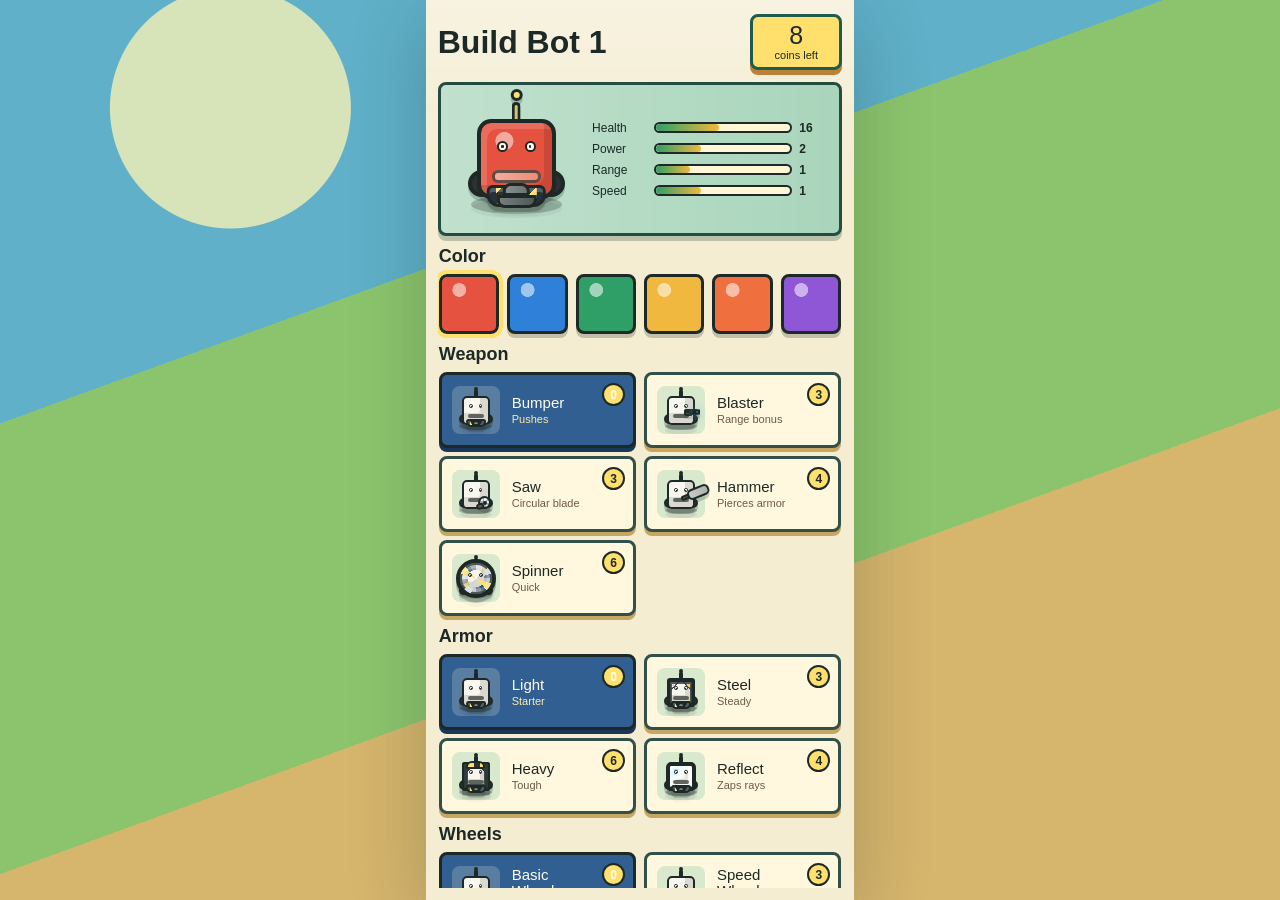
<file: index.html>
<!doctype html>
<html lang="en">
  <head>
    <meta charset="utf-8">
    <meta name="viewport" content="width=device-width, initial-scale=1, maximum-scale=1, user-scalable=no, viewport-fit=cover">
    <meta name="theme-color" content="#244d42">
    <meta name="apple-mobile-web-app-capable" content="yes">
    <meta name="apple-mobile-web-app-title" content="FightBots">
    <meta name="apple-mobile-web-app-status-bar-style" content="black-translucent">
    <title>FightBots</title>
    <link rel="manifest" href="manifest.webmanifest">
    <link rel="icon" href="assets/icon.svg" type="image/svg+xml">
    <link rel="stylesheet" href="styles.css?v=world50">
  </head>
  <body>
    <main class="app-shell" aria-label="FightBots">
      <section id="app" class="app-view" aria-live="polite"></section>
    </main>

    <script src="app.js?v=world50" defer></script>
  </body>
</html>
</file>
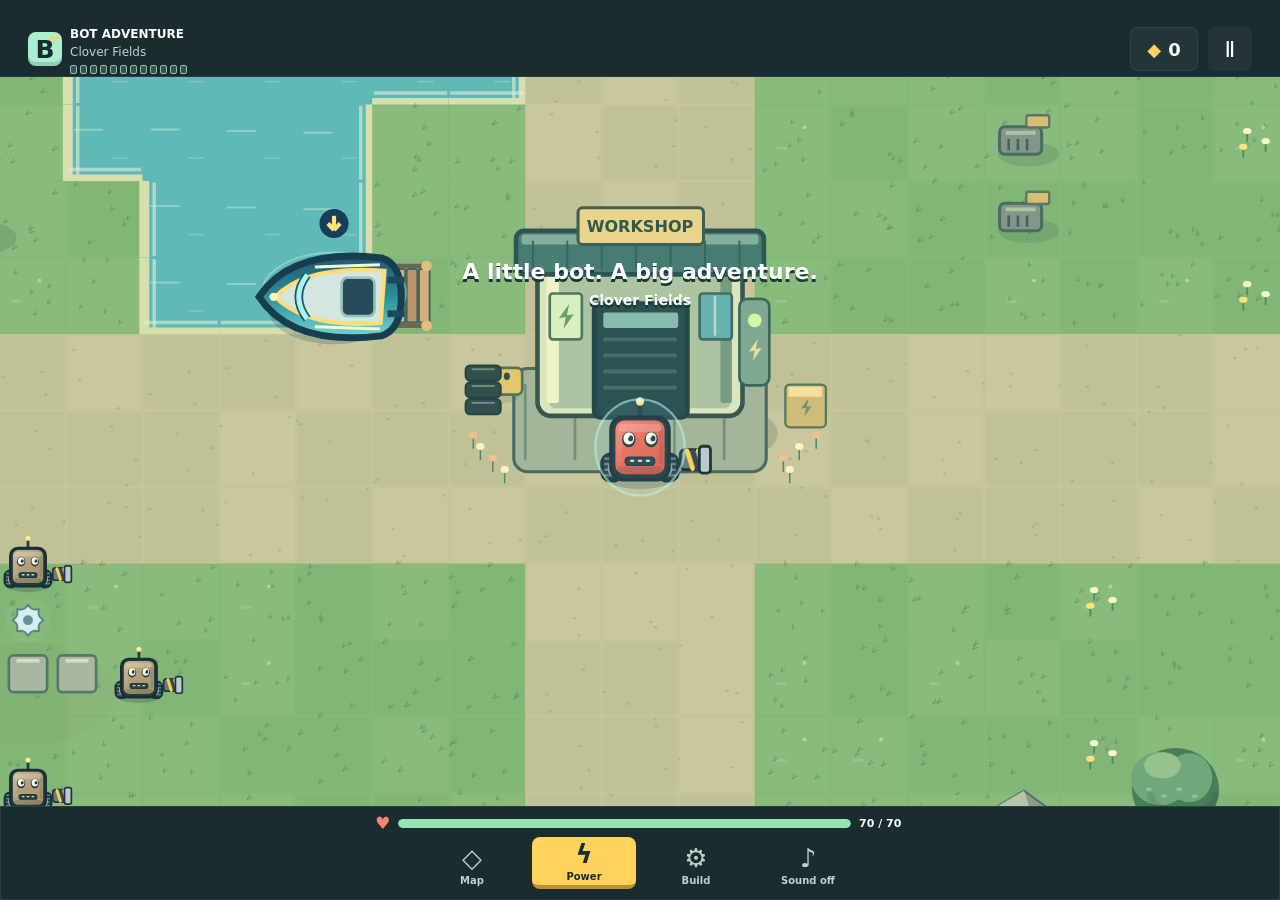
<file: bot-adventure/index.html>
<!doctype html>
<html lang="en">
<head>
  <meta charset="utf-8">
  <meta name="viewport" content="width=device-width,initial-scale=1,viewport-fit=cover,user-scalable=no">
  <meta name="theme-color" content="#192c30">
  <meta name="apple-mobile-web-app-capable" content="yes">
  <meta name="description" content="Build a little bot. Find a big adventure. A gentle single-player robot adventure.">
  <title>Bot Adventure</title>
  <link rel="icon" href="assets/icon.svg" type="image/svg+xml">
  <link rel="apple-touch-icon" href="assets/icon-192.png">
  <link rel="manifest" href="manifest.webmanifest">
  <link rel="stylesheet" href="styles.css?v=world94">
  <link rel="stylesheet" href="layout.css?v=world94">
</head>
<body>
  <main id="game">
    <header class="topbar">
      <div class="brand"><span class="brand-mark">B<span>+</span></span><div><b>BOT ADVENTURE</b><span class="brand-meta"><span id="regionName">Clover Fields</span><small id="buildLabel" aria-label="Game build" hidden></small></span><span id="regionProgress" class="region-progress" role="img" hidden></span></div></div>
      <div class="wallet" aria-label="Scrap"><span class="scrap-symbol">◆</span><b id="scrapCount">0</b></div>
      <button id="pause" class="icon-button" title="Pause" aria-label="Pause">Ⅱ</button>
    </header>
    <section id="playfield" aria-label="The valley">
    <canvas id="world" aria-label="Adventure world. Tap a destination to move your bot." tabindex="0"></canvas>
    <div id="bossHud" class="boss-hud" hidden><b id="bossName"></b><div><i id="bossHealth"></i></div></div>
    <div id="announcement" role="status" class="announcement" hidden></div>
    <div id="toast" role="status" class="toast"></div>
    <button id="interact" class="interact" hidden></button>
    </section>
    <footer class="console">
      <div class="health-row"><span class="health-heart">♥</span><div class="health-track"><i id="healthFill"></i></div><b id="healthText">60 / 60</b><span id="weaponLabel">Bumper</span></div>
      <nav class="tools" aria-label="Adventure controls">
        <button id="home" title="Return to your free workshop" hidden><span>⌂</span><b>Home</b></button>
        <button id="map" title="Adventure map"><span>◇</span><b>Map</b></button>
        <button id="boost" class="boost" title="Power boost"><span>ϟ</span><b id="boostLabel">Power</b></button>
        <button id="workshop" title="Build and equip your bot"><span>⚙</span><b>Build</b></button>
        <button id="sound" title="Toggle sound" aria-label="Turn sound on"><span>♪</span><b id="soundLabel">Sound off</b></button>
      </nav>
    </footer>
  </main>
  <dialog id="panel" aria-labelledby="panelTitle"><div id="panelContent"></div></dialog>
  <audio id="music" src="assets/adventure-theme.mp3" preload="auto" loop hidden></audio>
  <script type="module" src="app.js?v=world94"></script>
</body>
</html>
</file>
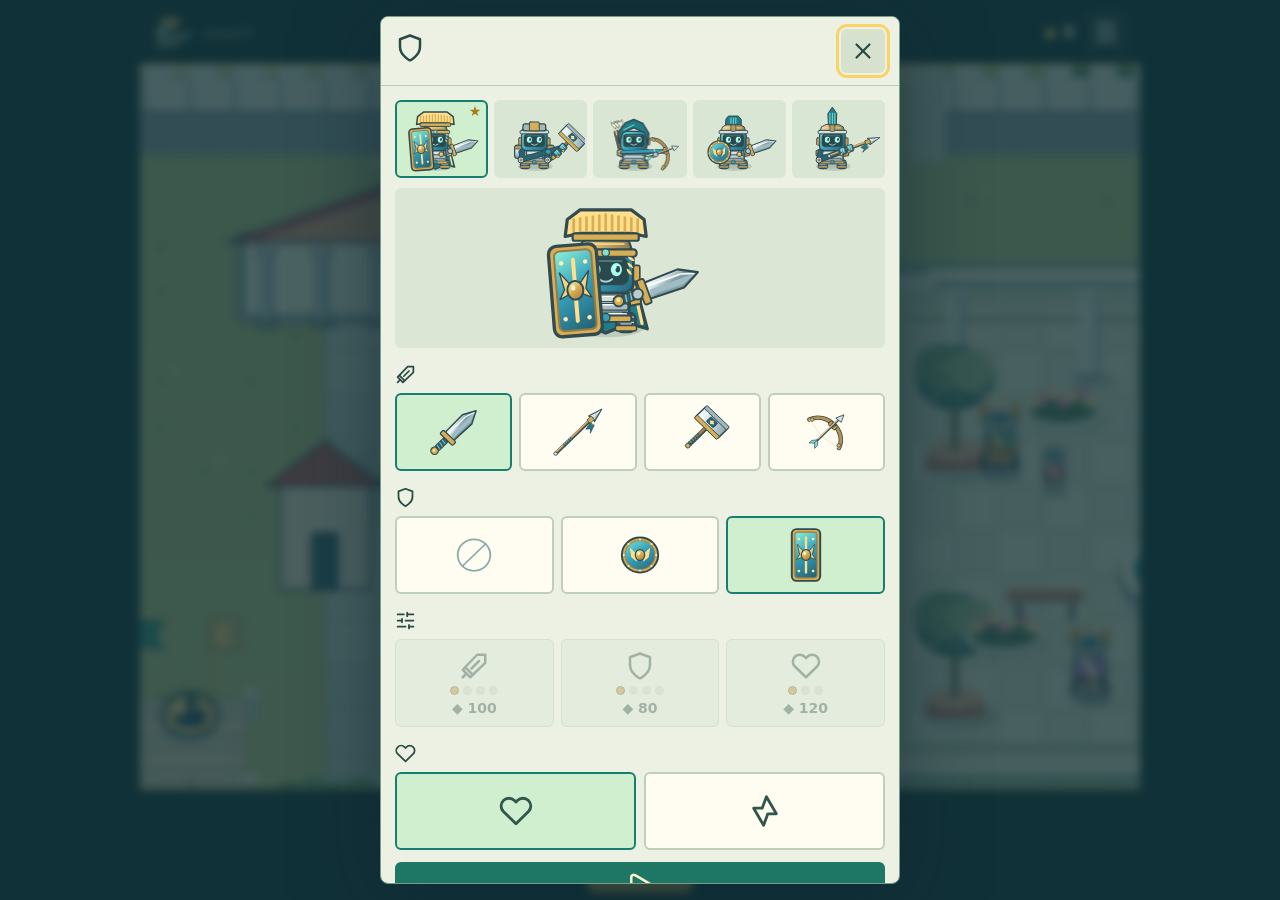
<file: roman-bots/index.html>
<!doctype html>
<html lang="en">
<head>
  <meta charset="utf-8">
  <meta name="viewport" content="width=device-width,initial-scale=1,viewport-fit=cover,user-scalable=no">
  <meta name="theme-color" content="#163e41">
  <meta name="apple-mobile-web-app-capable" content="yes">
  <meta name="description" content="Lead a little legion. A five-versus-five robot courtyard tactics game.">
  <title>Roman Bots</title>
  <script>if(!new URLSearchParams(location.search).has('courtyard')){const adventure=new URL('north/index.html',location.href);adventure.search=location.search;location.replace(adventure.href);}</script>
  <link rel="manifest" href="manifest.webmanifest">
  <link rel="apple-touch-icon" href="assets/icon-192.png">
  <link rel="icon" href="assets/icon-192.png" type="image/png">
  <link rel="stylesheet" href="styles.css?v=roman37">
</head>
<body>
  <main id="game">
    <header class="topbar"><canvas id="brandMark" width="96" height="96" aria-hidden="true"></canvas><div class="brand"><b>ROMAN BOTS</b><span id="locationName">The Marble Courtyard</span></div><button id="info" class="icon-button" aria-label="Equipment details" title="Equipment details">ⓘ</button><button id="settings" class="icon-button" aria-label="Advanced settings" title="Advanced settings"></button><button id="pause" class="icon-button" aria-label="Pause" title="Pause" hidden>Ⅱ</button></header>
    <section id="builder" aria-label="Squad workshop">
      <a class="adventure-link" href="north/index.html?v=roman37" aria-label="Play adventure"><canvas id="adventurePreview" width="560" height="180" aria-hidden="true"></canvas><span class="adventure-command"><span id="adventureIcon" aria-hidden="true"></span><small>Adventure</small></span></a>
      <div id="squadSlots" class="squad-slots" role="group" aria-label="Your five bots"></div>
      <div class="workbench"><canvas id="preview" width="720" height="420" aria-label="Selected bot"></canvas><div class="workbench-label"><b id="slotName">Captain</b><span id="handCount"></span></div></div>
      <section class="equipment-section"><h2>Weapon</h2><div id="weapons" class="weapon-grid" role="group" aria-label="Choose a weapon"></div></section>
      <section class="equipment-section shield-section"><h2>Shield</h2><div id="shields" class="shield-grid" role="group" aria-label="Choose a shield"></div></section>
      <p id="gearDescription" class="gear-description" hidden></p>
      <div class="builder-actions"><div class="opponent-heading"><b id="opponentName"></b></div><div class="opponent-row"><div id="opponentSquad" class="opponent-squad" aria-label="Opposing squad"></div><button id="nextOpponent" class="icon-button" aria-label="Next opponent" title="Next opponent"></button></div><button id="start" class="battle-button" aria-label="Start battle"><span>▶</span><b>Battle</b></button></div>
    </section>
    <section id="arena" aria-label="Courtyard battle" hidden><canvas id="battleCanvas" aria-label="Battlefield. Tap the ground to move or an enemy for the active soldier's power attack." tabindex="0"></canvas><div id="battleBanner" class="battle-banner" role="status" hidden></div><div id="targetHint" class="target-hint" hidden></div></section>
    <footer id="battleControls" class="battle-controls" hidden>
      <div class="squad-health"><div id="allyStatus" class="army-status" aria-label="Friendly squad"></div><div id="powerMeter" class="power-meter" role="group" aria-label="Active soldier"><canvas id="captainIcon" width="80" height="80" aria-hidden="true"></canvas><span id="powerStatus" role="status"></span></div><div id="enemyStatus" class="army-status enemy-status" aria-label="Opposing squad"></div></div>
    </footer>
  </main>
  <dialog id="dialog" aria-labelledby="dialogTitle"><div id="dialogContent"></div></dialog>
  <audio id="music" src="assets/courtyard-theme.mp3" preload="auto" loop hidden></audio>
  <script type="module" src="app.js?v=roman37"></script>
</body>
</html>
</file>
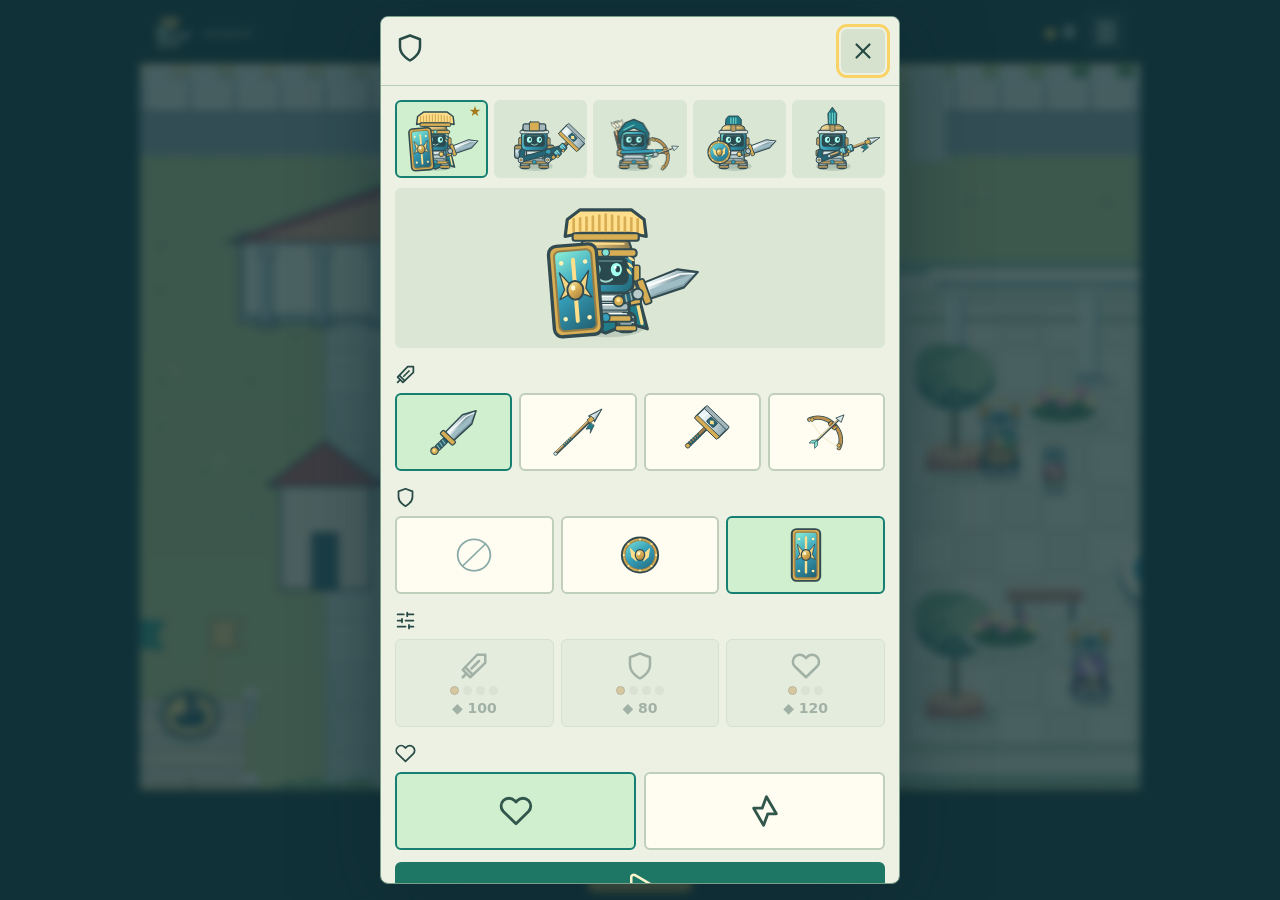
<file: roman-bots/north/index.html>
<!doctype html>
<html lang="en">
<head>
  <meta charset="utf-8">
  <meta name="viewport" content="width=device-width,initial-scale=1,viewport-fit=cover">
  <meta name="theme-color" content="#173e3d">
  <meta name="apple-mobile-web-app-capable" content="yes">
  <title>Roman Bots · Adventures</title>
  <link rel="manifest" href="../manifest.webmanifest">
  <link rel="icon" href="../assets/icon-192.png">
  <link rel="apple-touch-icon" href="../assets/icon-192.png">
  <link rel="stylesheet" href="north.css?v=roman37">
</head>
<body>
  <main id="adventure">
    <header><canvas id="crest" width="96" height="96" aria-hidden="true"></canvas><div class="brand"><b>ROMAN BOTS</b><span id="region">The Northern Wilds</span></div><span id="completion" role="img" aria-label="Region completed" hidden></span><span class="purse"><span aria-hidden="true">◆</span> <b id="coins">0</b></span><button id="pause" class="square" aria-label="Pause" title="Pause"></button></header>
    <section id="field" aria-label="Adventure"><canvas id="world" tabindex="0" aria-label="Tap the ground to travel, or an enemy for a power attack"></canvas><div id="toast" role="status" hidden></div><button id="context" hidden></button><div id="campSeals" aria-label="Camps secured"></div></section>
    <footer><div id="health" aria-label="Squad health"></div><nav><button id="home" aria-label="Walk home" title="Walk home"></button><button id="atlas" aria-label="Map" title="Map"></button><button id="utility" aria-label="Use repair pack" title="Use repair pack"></button><button id="workshop" aria-label="Workshop" title="Workshop"></button><button id="sound" aria-label="Sound on" title="Sound on"></button></nav></footer>
  </main>
  <dialog id="panel" aria-labelledby="panelTitle"><div class="panel-head"><h1 id="panelTitle"></h1><button id="close" class="square" aria-label="Close" title="Close"></button><p id="panelMessage" role="alert" hidden></p></div><div id="panelBody"></div></dialog>
  <audio id="music" src="../assets/courtyard-theme.mp3" preload="none" loop hidden></audio>
  <script type="module" src="north.js?v=roman37"></script>
</body>
</html>
</file>
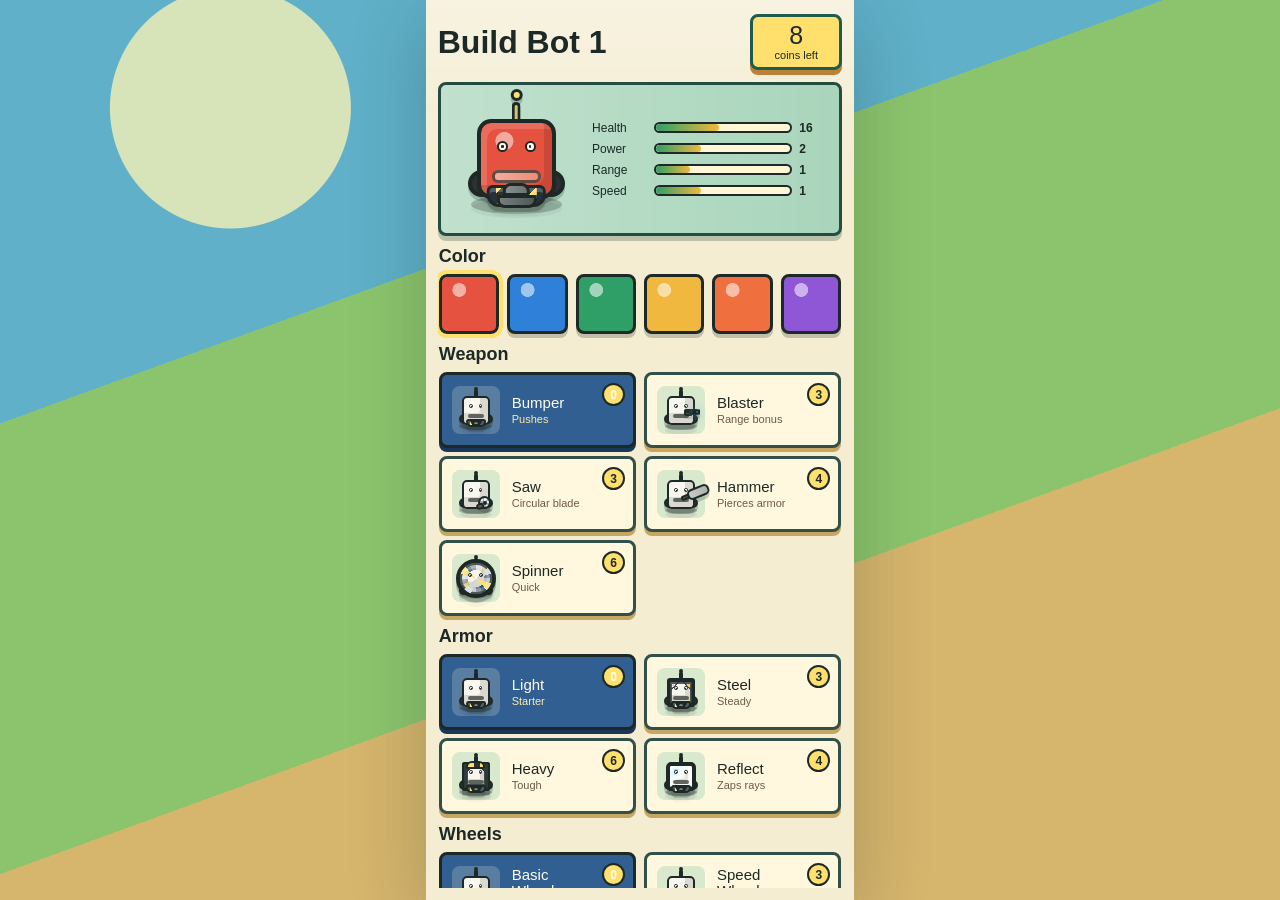
<file: refresh.html>
<!doctype html>
<html lang="en">
  <head>
    <meta charset="utf-8">
    <meta name="viewport" content="width=device-width, initial-scale=1, viewport-fit=cover">
    <meta name="theme-color" content="#244d42">
    <title>FightBots Refresh</title>
    <style>
      :root {
        color-scheme: light;
        font-family: system-ui, -apple-system, BlinkMacSystemFont, "Segoe UI", sans-serif;
        background: #b9e7d8;
        color: #173832;
      }

      body {
        min-height: 100vh;
        margin: 0;
        display: grid;
        place-items: center;
        padding: 24px;
      }

      main {
        width: min(100%, 360px);
        display: grid;
        gap: 16px;
      }

      h1,
      p {
        margin: 0;
      }

      h1 {
        font-size: 32px;
        line-height: 1.05;
      }

      p {
        font-size: 17px;
        line-height: 1.35;
      }

      button {
        min-height: 54px;
        border: 0;
        border-radius: 8px;
        background: #244d42;
        color: white;
        font: inherit;
        font-weight: 800;
      }
    </style>
  </head>
  <body>
    <main>
      <h1>FightBots Refresh</h1>
      <p id="status">Clearing the old saved game files...</p>
      <button type="button" id="refreshButton">Refresh FightBots</button>
    </main>

    <script>
      const statusText = document.querySelector("#status");
      const refreshButton = document.querySelector("#refreshButton");

      async function clearSavedApp() {
        statusText.textContent = "Clearing the old saved game files...";

        if ("serviceWorker" in navigator) {
          const registrations = await navigator.serviceWorker.getRegistrations();
          const scope = new URL("./", window.location.href).href;
          await Promise.all(registrations.filter((registration) => registration.scope === scope)
            .map((registration) => registration.unregister()));
        }

        if ("caches" in window) {
          const keys = await caches.keys();
          await Promise.all(keys.filter((key) => key.startsWith("fightbots-"))
            .map((key) => caches.delete(key)));
        }

        statusText.textContent = "Opening the fresh game...";
        window.location.replace("./index.html?fresh=" + Date.now());
      }

      refreshButton.addEventListener("click", clearSavedApp);
      window.addEventListener("load", () => {
        window.setTimeout(clearSavedApp, 500);
      });
    </script>
  </body>
</html>
</file>
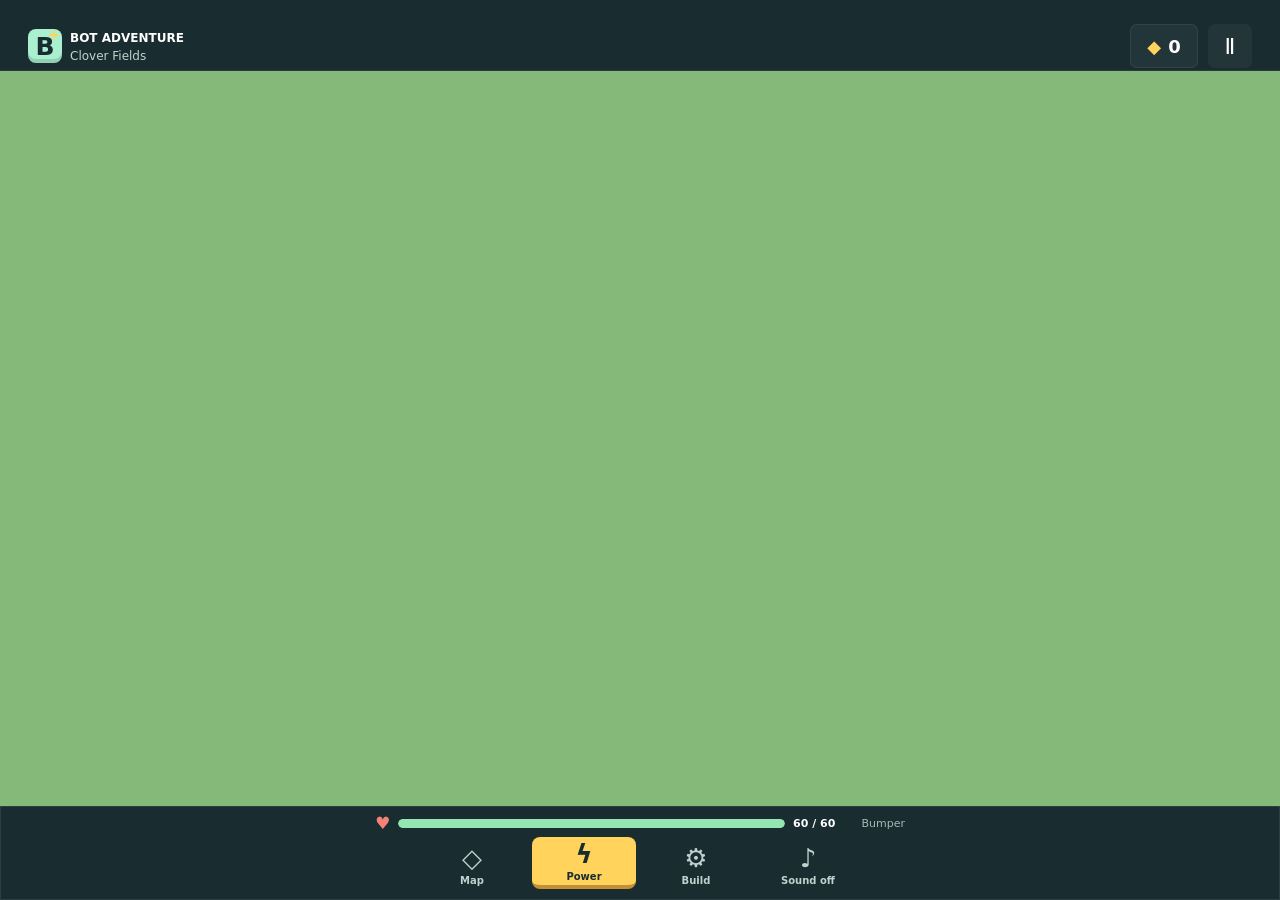
<file: bot-adventure/refresh.html>
<!doctype html><html lang="en"><meta charset="utf-8"><meta name="viewport" content="width=device-width,initial-scale=1"><meta name="theme-color" content="#192c30"><title>Refresh Bot Adventure</title><body style="background:#192c30;color:#dcf0df;font-family:system-ui;padding:40px"><h1>Fresh batteries...</h1><p>Your adventure stays saved.</p><script>
(async()=>{try{const scope=new URL('./',location.href).href;for(const reg of await navigator.serviceWorker.getRegistrations())if(reg.scope===scope)await reg.unregister();for(const key of await caches.keys())if(key.startsWith('bot-adventure-'))await caches.delete(key);}catch{}location.replace('./index.html?fresh='+Date.now());})();
</script></body></html>
</file>
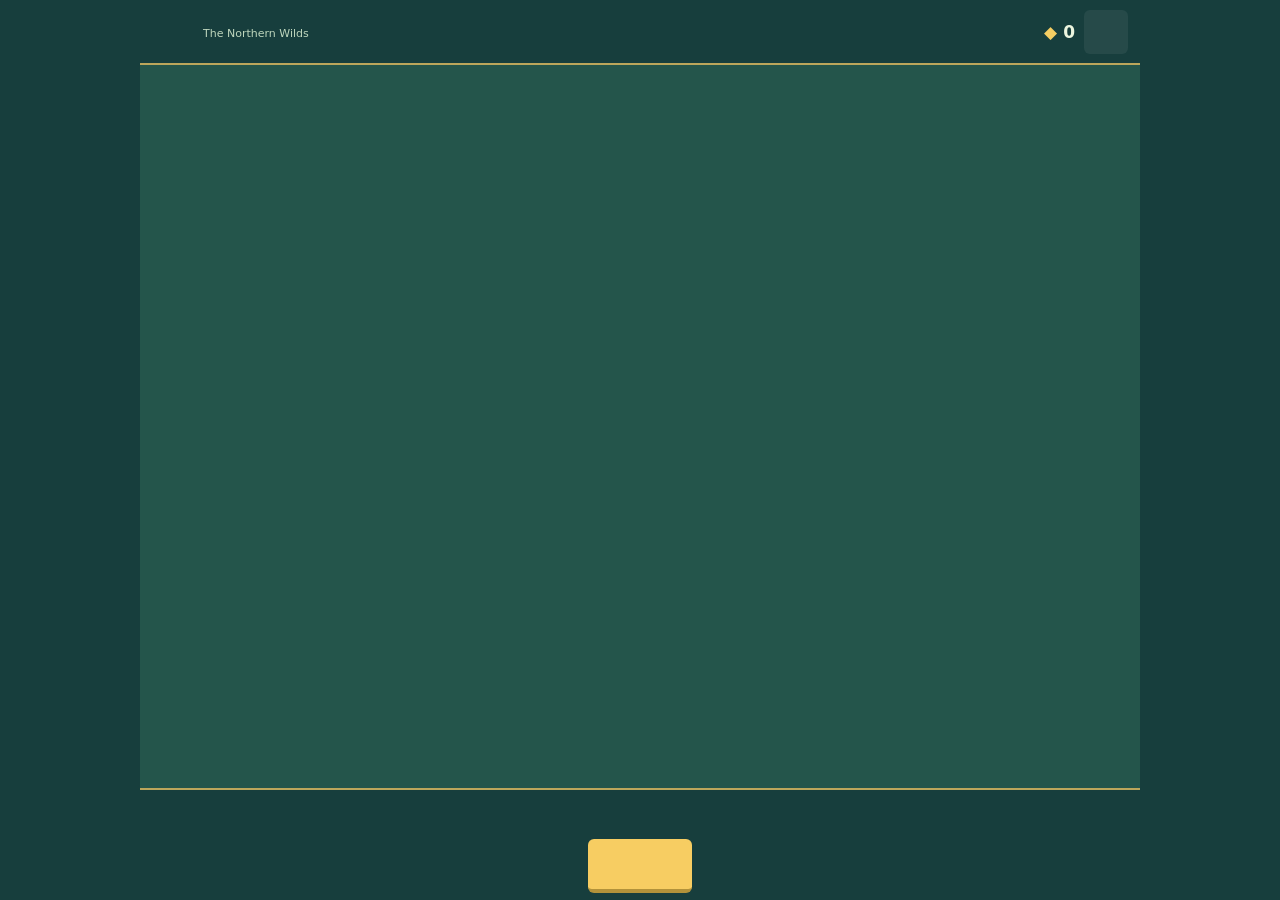
<file: roman-bots/refresh.html>
<!doctype html><html lang="en"><meta charset="utf-8"><meta name="viewport" content="width=device-width,initial-scale=1"><meta name="theme-color" content="#163e41"><title>Roman Bots Update</title><body style="background:#163e41;color:#eaf5e4;font:16px system-ui;padding:32px"><p>Updating Roman Bots…</p><script type="module">
const scope=new URL('./',location.href).href;
try{if('serviceWorker'in navigator)for(const reg of await navigator.serviceWorker.getRegistrations())if(reg.scope===scope)try{await reg.unregister();}catch{}}catch{}
try{if('caches'in globalThis)for(const key of await caches.keys())if(key.startsWith('roman-bots-'))try{await caches.delete(key);}catch{}}catch{}
location.replace('./index.html?fresh='+Date.now());
</script></body></html>
</file>
<file: styles.css>
:root {
  color-scheme: light;
  font-family: "Arial Rounded MT Bold", Arial, sans-serif;
  background: #244d42;
  color: #1d2926;
  touch-action: none;
}

* {
  box-sizing: border-box;
}

html,
body {
  min-height: 100%;
}

body {
  min-height: 100vh;
  margin: 0;
  display: grid;
  place-items: center;
  background:
    radial-gradient(circle at 18% 12%, rgb(255 245 180 / 0.75) 0 120px, transparent 121px),
    linear-gradient(160deg, #5fb0c8 0 31%, #8cc46d 31% 64%, #d6b56d 64% 100%);
  overflow: hidden;
  overscroll-behavior: none;
  -webkit-user-select: none;
  user-select: none;
  -webkit-tap-highlight-color: transparent;
  touch-action: none;
}

button {
  font: inherit;
}

.app-shell {
  width: min(100vw, calc(100dvh * 10 / 21));
  height: min(100dvh, calc(100vw * 21 / 10));
  max-height: 100dvh;
  background: #f4edd2;
  box-shadow: 0 18px 70px rgb(24 40 36 / 0.24);
  overflow: hidden;
  position: relative;
}

.app-view {
  height: 100%;
  min-height: 0;
  display: flex;
  flex-direction: column;
  overflow: hidden;
}

.build-view {
  background:
    linear-gradient(180deg, rgb(255 255 255 / 0.32), transparent 170px),
    #f4edd2;
  padding: calc(12px + env(safe-area-inset-top)) 12px calc(12px + env(safe-area-inset-bottom));
  gap: 10px;
  overflow: hidden;
}

.top-bar,
.battle-top {
  flex: 0 0 auto;
  display: flex;
  align-items: center;
  justify-content: space-between;
  gap: 10px;
  min-height: 60px;
}

h1,
h2,
p {
  margin: 0;
}

h1 {
  font-size: 32px;
  line-height: 0.95;
  letter-spacing: 0;
}

h2 {
  font-size: 18px;
  letter-spacing: 0;
}

.eyebrow {
  color: #6a5141;
  font-size: 12px;
  text-transform: uppercase;
  letter-spacing: 0;
}

.budget {
  width: 92px;
  min-height: 56px;
  display: grid;
  place-items: center;
  padding: 5px 6px;
  border: 3px solid #1f5b4c;
  border-radius: 8px;
  background: #ffe06d;
  box-shadow: 0 5px 0 #b98236;
}

.budget span {
  font-size: 25px;
  line-height: 1;
}

.budget small {
  font-size: 11px;
}

.budget.is-over {
  background: #ff8a6b;
  border-color: #7e2f29;
}

.bot-preview {
  flex: 0 0 auto;
  display: grid;
  grid-template-columns: minmax(98px, 34%) 1fr;
  align-items: center;
  gap: 12px;
  padding: 12px;
  border: 3px solid #244d42;
  border-radius: 8px;
  background:
    linear-gradient(90deg, rgb(255 255 255 / 0.28), transparent),
    #a9d5bb;
  box-shadow: 0 5px 0 rgb(36 77 66 / 0.28);
}

.bot-preview .bot-figure {
  width: 100%;
  max-width: 124px;
  margin: 0 auto;
}

.stat-panel {
  display: grid;
  gap: 7px;
}

.stat-row {
  display: grid;
  grid-template-columns: 55px 1fr 28px;
  align-items: center;
  gap: 7px;
  font-size: 12px;
}

.stat-track,
.health-track {
  height: 11px;
  overflow: hidden;
  border: 2px solid #1d2926;
  border-radius: 999px;
  background: #fff7d5;
}

.stat-track i,
.health-track i {
  display: block;
  height: 100%;
  border-radius: inherit;
  background: linear-gradient(90deg, #2f9f67, #f0b83e);
}

.parts-scroll {
  flex: 1;
  min-height: 0;
  overflow-y: auto;
  display: grid;
  align-content: start;
  gap: 10px;
  padding: 0 1px 2px;
  scrollbar-width: none;
}

.parts-scroll::-webkit-scrollbar {
  display: none;
}

.part-group {
  display: grid;
  gap: 7px;
}

.group-title {
  display: flex;
  align-items: center;
  justify-content: space-between;
}

.part-grid {
  display: grid;
  grid-template-columns: repeat(2, minmax(0, 1fr));
  gap: 8px;
}

.part-card {
  position: relative;
  min-height: 76px;
  display: grid;
  grid-template-columns: 52px minmax(0, 1fr);
  align-items: center;
  justify-items: start;
  gap: 8px;
  padding: 8px 36px 8px 10px;
  border: 3px solid #31504a;
  border-radius: 8px;
  background: #fff8de;
  color: #1d2926;
  text-align: left;
  box-shadow: 0 4px 0 #c6a761;
}

.part-copy {
  display: grid;
  gap: 2px;
  min-width: 0;
}

.part-copy span {
  font-size: 15px;
  line-height: 1.08;
}

.part-copy small {
  color: #705a46;
  font-size: 11px;
  line-height: 1.1;
}

.part-visual {
  position: relative;
  width: 48px;
  aspect-ratio: 1;
  display: grid;
  place-items: center;
  border-radius: 8px;
  background: rgb(169 213 187 / 0.45);
}

.part-visual .bot-figure {
  width: 44px;
}

.part-visual .bot-antenna {
  border-width: 2px;
}

.part-visual .bot-antenna::before,
.part-visual .bot-body,
.part-visual .bot-wheel,
.part-visual .bot-wheel::after,
.part-visual .bot-weapon,
.part-visual .bot-gadget,
.part-visual .weapon-bumper::before,
.part-visual .weapon-bumper::after,
.part-visual .weapon-blaster::before,
.part-visual .weapon-blaster::after,
.part-visual .weapon-hammer::after,
.part-visual .weapon-saw::before,
.part-visual .weapon-saw::after {
  border-width: 2px;
}

.part-visual .bot-eye {
  border-width: 1px;
}

.part-visual .bot-panel {
  border-width: 2px;
}

.part-visual .weapon-hammer {
  left: 48%;
  width: 82%;
  height: 20%;
}

.part-visual .weapon-hammer::after {
  right: -78%;
  width: 118%;
  height: 760%;
  border-radius: 5px;
}

.part-card.is-selected .part-visual {
  background: rgb(255 248 222 / 0.2);
}

.part-card b {
  position: absolute;
  top: 8px;
  right: 8px;
  min-width: 23px;
  height: 23px;
  display: grid;
  place-items: center;
  border-radius: 50%;
  background: #ffe06d;
  border: 2px solid #1d2926;
  font-size: 12px;
}

.part-card.is-selected {
  color: #fffdf0;
  background: #315f92;
  border-color: #1d2926;
  box-shadow: 0 4px 0 #183759;
}

.part-card.is-selected small {
  color: #ffe9aa;
}

.part-card:disabled,
.part-card.is-disabled {
  cursor: not-allowed;
  color: #7f8279;
  background: #d8d5c6;
  border-color: #8e9289;
  box-shadow: 0 4px 0 #9d9784;
  opacity: 0.72;
}

.part-card:disabled small,
.part-card.is-disabled small {
  color: #777466;
}

.part-card:disabled b,
.part-card.is-disabled b {
  color: #5d5f58;
  background: #c5c0ad;
  border-color: #77786f;
}

.color-row {
  display: grid;
  grid-template-columns: repeat(6, 1fr);
  gap: 8px;
}

.color-swatch {
  min-width: 0;
  aspect-ratio: 1;
  border: 3px solid #1d2926;
  border-radius: 8px;
  background:
    radial-gradient(circle at 32% 24%, rgb(255 255 255 / 0.55) 0 12%, transparent 13%),
    var(--swatch);
  box-shadow: 0 4px 0 rgb(29 41 38 / 0.24);
}

.color-swatch.is-selected {
  outline: 4px solid #ffe06d;
}

.build-actions {
  flex: 0 0 auto;
  display: grid;
  grid-template-columns: repeat(2, minmax(0, 1fr));
  gap: 8px;
}

.done-actions {
  padding: 6px 0 10px;
}

.build-actions .primary-action:only-child {
  grid-column: 1 / -1;
}

.primary-action,
.secondary-action,
.done-action,
.small-action {
  border: 3px solid #1d2926;
  border-radius: 8px;
  color: #fffdf0;
  background: #c84c3b;
  box-shadow: 0 5px 0 #783429;
}

.primary-action {
  width: 100%;
  min-height: 58px;
  padding: 12px;
  font-size: 22px;
}

.secondary-action {
  width: 100%;
  min-height: 58px;
  padding: 12px;
  font-size: 20px;
  background: #2f9f67;
  box-shadow: 0 5px 0 #1e6d48;
}

.done-action {
  width: 100%;
  min-height: 58px;
  padding: 12px;
  color: #fffdf0;
  background: #2f9f67;
  box-shadow: 0 5px 0 #1e6d48;
  font-size: 22px;
}

.primary-action:disabled,
.secondary-action:disabled,
.done-action:disabled {
  color: #705a46;
  background: #c7bda0;
  box-shadow: 0 4px 0 #8e8062;
}

.small-action {
  min-width: 96px;
  min-height: 44px;
  padding: 8px 10px;
  font-size: 15px;
  background: #315f92;
  box-shadow: 0 4px 0 #183759;
}

.handoff-view {
  min-height: 100%;
  display: grid;
  place-items: center;
  padding: calc(18px + env(safe-area-inset-top)) 18px calc(18px + env(safe-area-inset-bottom));
  background:
    radial-gradient(circle at 50% 20%, rgb(255 224 109 / 0.52) 0 118px, transparent 119px),
    #244d42;
}

.handoff-panel {
  width: 100%;
  display: grid;
  justify-items: center;
  gap: 20px;
  padding: 18px;
  text-align: center;
  color: #fffdf0;
}

.handoff-panel h1 {
  font-size: 44px;
}

.handoff-panel .eyebrow {
  color: #ffe06d;
}

.handoff-dots {
  display: flex;
  gap: 12px;
}

.handoff-dots span {
  width: 34px;
  aspect-ratio: 1;
  border: 3px solid #1d2926;
  border-radius: 8px;
  background: #f0b83e;
  box-shadow: 0 5px 0 #a56f27;
}

.versus-row {
  width: 100%;
  display: grid;
  grid-template-columns: 1fr auto 1fr;
  align-items: center;
  gap: 12px;
}

.versus-row .bot-figure {
  width: 112px;
  max-width: 100%;
  margin: auto;
}

.versus-row strong {
  font-size: 24px;
  color: #ffe06d;
}

.battle-view {
  min-height: 100%;
  padding: calc(10px + env(safe-area-inset-top)) 10px calc(10px + env(safe-area-inset-bottom));
  gap: 9px;
  background:
    linear-gradient(180deg, rgb(255 255 255 / 0.25), transparent 135px),
    #d9bd76;
}

.battle-top {
  min-height: 58px;
}

.battle-top h1 {
  font-size: 30px;
}

.arena {
  position: relative;
  width: 100%;
  aspect-ratio: 1;
  display: grid;
  grid-template-columns: repeat(5, 1fr);
  grid-template-rows: repeat(5, 1fr);
  gap: 4px;
  padding: 7px;
  border: 4px solid #1d2926;
  border-radius: 8px;
  background:
    radial-gradient(circle at 18% 20%, rgb(255 255 255 / 0.22) 0 6px, transparent 7px),
    radial-gradient(circle at 72% 72%, rgb(29 41 38 / 0.10) 0 8px, transparent 9px),
    linear-gradient(45deg, rgb(255 255 255 / 0.18) 25%, transparent 25% 75%, rgb(255 255 255 / 0.18) 75%),
    #8bb779;
  background-size: 92px 84px, 116px 108px, 34px 34px;
  box-shadow: 0 7px 0 #7b6c38;
}

.shot-beam {
  position: absolute;
  left: var(--shot-x);
  top: var(--shot-y);
  width: var(--shot-length);
  height: 10px;
  border: 2px solid #1d2926;
  border-radius: 999px;
  background:
    radial-gradient(circle at 85% 50%, #fff8de 0 10%, transparent 11%),
    linear-gradient(90deg, #91d7ff, #ffe06d);
  box-shadow:
    0 0 0 3px rgb(255 224 109 / 0.35),
    0 0 16px rgb(145 215 255 / 0.8);
  transform: translateY(-50%) rotate(var(--shot-angle));
  transform-origin: left center;
  pointer-events: none;
  z-index: 5;
  animation: shotPulse 520ms ease-out forwards;
}

.arena-cell {
  position: relative;
  display: grid;
  place-items: center;
  min-width: 0;
  min-height: 0;
  border-radius: 6px;
  background: rgb(255 248 222 / 0.42);
  box-shadow: inset 0 0 0 1px rgb(29 41 38 / 0.12);
}

.arena-cell.is-block::before {
  content: "";
  width: 70%;
  aspect-ratio: 1;
  border-radius: 7px;
  background:
    linear-gradient(135deg, rgb(255 255 255 / 0.24), transparent 40%),
    #7a7f73;
  box-shadow: 0 4px 0 rgb(29 41 38 / 0.28);
}

.arena-cell .bot-figure {
  width: 88%;
  z-index: 2;
}

.battle-hud {
  display: grid;
  grid-template-columns: 1fr 1fr;
  gap: 8px;
}

.battle-card {
  min-width: 0;
  display: grid;
  gap: 7px;
  padding: 9px;
  border: 3px solid #1d2926;
  border-radius: 8px;
  background: #fff8de;
  box-shadow: 0 4px 0 #a9853d;
}

.mini-head {
  display: flex;
  justify-content: space-between;
  align-items: center;
  gap: 8px;
  font-size: 13px;
}

.player-chip {
  min-width: 0;
  padding: 5px 7px;
  border: 2px solid #1d2926;
  border-radius: 999px;
  background: var(--chip);
  color: #fffdf0;
  text-shadow: 0 1px 0 rgb(0 0 0 / 0.26);
}

.health-track {
  height: 14px;
}

.health-track i {
  background: linear-gradient(90deg, #2f9f67, #ffe06d, #e5523f);
}

.mini-stats {
  display: flex;
  flex-wrap: wrap;
  gap: 5px;
  font-size: 11px;
  color: #6a5141;
}

.mini-stats span {
  padding: 3px 5px;
  border-radius: 999px;
  background: #efe3bd;
}

.battle-log {
  min-height: 60px;
  display: grid;
  align-content: center;
  gap: 4px;
  padding: 8px 10px;
  border: 3px solid #1d2926;
  border-radius: 8px;
  background: #244d42;
  color: #fffdf0;
  font-size: 13px;
}

.battle-log span {
  white-space: nowrap;
  overflow: hidden;
  text-overflow: ellipsis;
}

.result-action {
  margin-top: auto;
}

.bot-figure {
  --bot-color: #e5523f;
  position: relative;
  aspect-ratio: 1;
  display: grid;
  place-items: center;
  filter: drop-shadow(0 4px 0 rgb(29 41 38 / 0.22));
}

.bot-shadow {
  position: absolute;
  left: 13%;
  right: 13%;
  bottom: 6%;
  height: 15%;
  border-radius: 50%;
  background: rgb(29 41 38 / 0.25);
}

.bot-antenna {
  position: absolute;
  left: 50%;
  top: 4%;
  width: 7%;
  height: 20%;
  border: 3px solid #1d2926;
  border-bottom: 0;
  border-radius: 999px 999px 0 0;
  background: #d8c279;
  transform: translateX(-50%);
  z-index: 1;
}

.bot-antenna::before {
  content: "";
  position: absolute;
  left: 50%;
  top: -72%;
  width: 220%;
  aspect-ratio: 1;
  border: 3px solid #1d2926;
  border-radius: 50%;
  background: #ffe06d;
  transform: translateX(-50%);
}

.bot-body {
  position: relative;
  width: 64%;
  aspect-ratio: 1;
  border: 4px solid #1d2926;
  border-radius: 18%;
  background:
    radial-gradient(circle at 33% 25%, rgb(255 255 255 / 0.5) 0 12%, transparent 13%),
    var(--bot-color);
  box-shadow:
    inset -8px -10px 0 rgb(0 0 0 / 0.12),
    inset 6px 6px 0 rgb(255 255 255 / 0.15),
    0 5px 0 rgb(29 41 38 / 0.18);
  z-index: 2;
}

.weapon-build-spinner .bot-body {
  width: 72%;
  border-radius: 50%;
  background:
    radial-gradient(circle at center, var(--bot-color) 0 43%, transparent 44%),
    conic-gradient(from 0deg, #d7dde1 0 10%, #ffe06d 10% 18%, #879096 18% 25%, #d7dde1 25% 35%, #315f92 35% 43%, #879096 43% 50%, #d7dde1 50% 60%, #ffe06d 60% 68%, #879096 68% 75%, #d7dde1 75% 85%, #315f92 85% 93%, #879096 93%);
  animation: spinnerShell 900ms linear infinite;
}

.weapon-build-spinner .bot-body::before {
  content: "";
  position: absolute;
  inset: -22%;
  border: 4px solid #1d2926;
  border-radius: 50%;
  background:
    conic-gradient(from 18deg, transparent 0 8%, #cfd7db 8% 15%, transparent 15% 25%, #ffe06d 25% 33%, transparent 33% 50%, #cfd7db 50% 58%, transparent 58% 75%, #ffe06d 75% 83%, transparent 83%);
  box-shadow:
    inset 0 0 0 5px rgb(255 255 255 / 0.22),
    0 5px 0 rgb(29 41 38 / 0.18);
  z-index: -1;
}

.weapon-build-spinner .bot-panel,
.weapon-build-spinner .bot-weapon.weapon-spinner {
  display: none;
}

.weapon-build-spinner .bot-eye {
  top: 31%;
}

.weapon-build-spinner .bot-wheel {
  bottom: 12%;
  z-index: 0;
}

.bot-panel {
  position: absolute;
  left: 16%;
  right: 16%;
  bottom: 17%;
  height: 18%;
  border: 3px solid rgb(29 41 38 / 0.68);
  border-radius: 6px;
  background:
    linear-gradient(90deg, rgb(255 255 255 / 0.28), transparent),
    rgb(255 248 222 / 0.35);
}

.armor-heavy {
  border-width: 4px;
  border-radius: 10%;
  background:
    linear-gradient(90deg, #132923 0 11%, transparent 12% 88%, #132923 89%),
    linear-gradient(180deg, rgb(255 255 255 / 0.28) 0 17%, transparent 18%),
    radial-gradient(circle at 33% 25%, rgb(255 255 255 / 0.36) 0 10%, transparent 11%),
    var(--bot-color);
}

.armor-heavy::before {
  content: "";
  position: absolute;
  inset: -8%;
  border: 2px solid #1d2926;
  border-radius: 10%;
  background:
    linear-gradient(135deg, transparent 0 18%, #303b3a 19% 24%, transparent 25%),
    linear-gradient(225deg, transparent 0 18%, #303b3a 19% 24%, transparent 25%),
    radial-gradient(circle at 18% 18%, #ffe06d 0 4%, transparent 5%),
    radial-gradient(circle at 82% 18%, #ffe06d 0 4%, transparent 5%),
    radial-gradient(circle at 18% 82%, #ffe06d 0 4%, transparent 5%),
    radial-gradient(circle at 82% 82%, #ffe06d 0 4%, transparent 5%);
  box-shadow:
    inset 0 0 0 4px rgb(48 59 58 / 0.9),
    0 5px 0 rgb(29 41 38 / 0.16);
  pointer-events: none;
}

.armor-heavy::after {
  content: "";
  position: absolute;
  left: 10%;
  right: 10%;
  top: -12%;
  height: 13%;
  border: 2px solid #1d2926;
  border-radius: 8px 8px 3px 3px;
  background:
    repeating-linear-gradient(90deg, #ffe06d 0 6px, #2c3533 6px 12px);
  pointer-events: none;
}

.armor-steel {
  border-width: 3px;
  border-radius: 11%;
  background:
    linear-gradient(90deg, #132923 0 6%, transparent 7% 93%, #132923 94%),
    linear-gradient(180deg, rgb(255 255 255 / 0.22) 0 14%, transparent 15%),
    radial-gradient(circle at 33% 25%, rgb(255 255 255 / 0.36) 0 10%, transparent 11%),
    var(--bot-color);
}

.armor-steel::before {
  content: "";
  position: absolute;
  inset: -2%;
  border: 2px solid #1d2926;
  border-radius: 11%;
  background:
    radial-gradient(circle at 16% 17%, #f7ca4d 0 4%, transparent 5%),
    radial-gradient(circle at 84% 17%, #f7ca4d 0 4%, transparent 5%),
    radial-gradient(circle at 16% 83%, #f7ca4d 0 4%, transparent 5%),
    radial-gradient(circle at 84% 83%, #f7ca4d 0 4%, transparent 5%),
    linear-gradient(135deg, transparent 0 18%, #303b3a 19% 21%, transparent 22%),
    linear-gradient(225deg, transparent 0 18%, #303b3a 19% 21%, transparent 22%);
  box-shadow:
    inset 0 0 0 2px rgb(48 59 58 / 0.82),
    0 3px 0 rgb(29 41 38 / 0.13);
  pointer-events: none;
}

.armor-reflect {
  border-radius: 15%;
  background:
    linear-gradient(135deg, #e8fbff 0 15%, #70d1ff 16% 34%, #f7ffff 35% 52%, var(--bot-color) 53% 72%, #d8f7ff 73% 100%),
    var(--bot-color);
  box-shadow:
    inset 0 0 0 8px rgb(255 255 255 / 0.28),
    inset -8px -10px 0 rgb(0 0 0 / 0.1),
    0 5px 0 rgb(29 41 38 / 0.18);
}

.armor-reflect::before {
  content: "";
  position: absolute;
  inset: 4%;
  border: 4px solid rgb(255 255 255 / 0.8);
  border-radius: 14%;
  background:
    linear-gradient(115deg, transparent 0 22%, rgb(255 255 255 / 0.9) 23% 34%, transparent 35% 100%);
  pointer-events: none;
}

.armor-reflect::after {
  content: "";
  position: absolute;
  inset: -11%;
  border: 4px solid #1d2926;
  border-radius: 18%;
  background:
    linear-gradient(135deg, rgb(255 255 255 / 0.42) 0 11%, transparent 12% 100%);
  pointer-events: none;
}

.bot-eye {
  position: absolute;
  top: 25%;
  width: 15%;
  aspect-ratio: 1;
  border-radius: 50%;
  background: #fffdf0;
  border: 2px solid #1d2926;
}

.eye-left {
  left: 23%;
}

.eye-right {
  right: 23%;
}

.bot-eye::after {
  content: "";
  position: absolute;
  inset: 34%;
  border-radius: 50%;
  background: #1d2926;
}

.bot-wheel {
  position: absolute;
  bottom: 19%;
  width: 28%;
  height: 22%;
  border: 4px solid #1d2926;
  border-radius: 999px;
  background: #2f3031;
  z-index: 1;
}

.bot-wheel::after {
  content: "";
  position: absolute;
  inset: 28%;
  border-radius: 50%;
  background: #81898c;
  box-shadow: inset 0 0 0 2px #1d2926;
}

.wheel-left {
  left: 11%;
}

.wheel-right {
  right: 11%;
}

.bot-wheel.treads {
  width: 32%;
  height: 26%;
  border-radius: 8px;
  background:
    repeating-linear-gradient(90deg, #3b3d3f 0 7px, #202224 7px 12px);
}

.bot-wheel.treads::after {
  display: none;
}

.bot-wheel.speed {
  width: 29%;
  background:
    radial-gradient(circle at center, #ffe06d 0 17%, transparent 18%),
    repeating-conic-gradient(from 20deg, #97d7ff 0 22deg, #2368a6 22deg 44deg),
    #1c2f4e;
  box-shadow:
    0 0 0 2px rgb(151 215 255 / 0.25),
    0 3px 0 rgb(29 41 38 / 0.18);
}

.bot-wheel.speed::before {
  content: "";
  position: absolute;
  left: 31%;
  top: 5%;
  width: 38%;
  height: 88%;
  background: #ffe06d;
  clip-path: polygon(58% 0, 22% 44%, 48% 44%, 28% 100%, 82% 36%, 55% 36%);
  z-index: 2;
}

.bot-wheel.grip {
  background:
    radial-gradient(circle, #5d6266 0 30%, transparent 31%),
    repeating-conic-gradient(from 0deg, #242628 0 12deg, #596066 12deg 24deg);
}

.bot-weapon {
  position: absolute;
  left: 50%;
  bottom: -22%;
  transform: translateX(-50%);
  transform-origin: center top;
  z-index: 3;
}

.weapon-bumper {
  bottom: -17%;
  width: 82%;
  height: 30%;
  border: 3px solid #1d2926;
  border-radius: 6px 6px 12px 12px;
  background:
    linear-gradient(90deg, #26313e 0 11%, transparent 12% 88%, #26313e 89%),
    repeating-linear-gradient(135deg, #ffe06d 0 8px, #2c3533 8px 16px);
  box-shadow:
    inset 0 4px 0 rgb(255 255 255 / 0.22),
    0 5px 0 rgb(29 41 38 / 0.18);
}

.weapon-bumper::before {
  content: "";
  position: absolute;
  left: 12%;
  right: 12%;
  bottom: -28%;
  height: 46%;
  border: 3px solid #1d2926;
  border-radius: 0 0 8px 8px;
  background:
    linear-gradient(90deg, rgb(255 255 255 / 0.22), transparent),
    #50595a;
}

.weapon-bumper::after {
  content: "";
  position: absolute;
  left: 24%;
  right: 24%;
  top: -34%;
  height: 44%;
  border: 3px solid #1d2926;
  border-radius: 8px 8px 3px 3px;
  background:
    linear-gradient(90deg, rgb(255 255 255 / 0.2), transparent),
    #6b7374;
}

.weapon-blaster {
  left: 64%;
  top: 45%;
  bottom: auto;
  width: 60%;
  height: 22%;
  border: 3px solid #1d2926;
  border-radius: 7px 12px 12px 7px;
  background:
    linear-gradient(180deg, rgb(255 255 255 / 0.28) 0 24%, transparent 25%),
    linear-gradient(90deg, #1c2f4e 0 22%, #4f86c4 23% 62%, #243957 63% 100%);
  box-shadow:
    inset 6px 0 0 rgb(255 255 255 / 0.16),
    0 4px 0 rgb(29 41 38 / 0.14);
  transform: none;
}

.weapon-blaster::before {
  content: "";
  position: absolute;
  left: -24%;
  top: 5%;
  width: 36%;
  height: 90%;
  border: 3px solid #1d2926;
  border-radius: 7px 3px 3px 7px;
  background:
    linear-gradient(90deg, rgb(255 255 255 / 0.16), transparent),
    #26313e;
}

.weapon-blaster::after {
  content: "";
  position: absolute;
  right: -31%;
  top: 50%;
  width: 36%;
  height: 78%;
  border: 3px solid #1d2926;
  border-radius: 999px 10px 10px 999px;
  background:
    radial-gradient(circle at 82% 50%, #f7ffff 0 12%, #78d7ff 13% 27%, transparent 28%),
    #15243a;
  transform: translateY(-50%);
  box-shadow: 0 0 10px rgb(120 215 255 / 0.72);
}

.weapon-hammer {
  left: 55%;
  top: 55%;
  bottom: auto;
  width: 70%;
  height: 16%;
  border: 3px solid #1d2926;
  border-radius: 999px;
  background: #705a46;
  transform: rotate(-22deg);
  transform-origin: 8% 50%;
}

.weapon-hammer::after {
  content: "";
  position: absolute;
  right: -68%;
  top: 50%;
  width: 92%;
  height: 470%;
  transform: translateY(-50%);
  border: 3px solid #1d2926;
  border-radius: 7px;
  background:
    linear-gradient(90deg, rgb(255 255 255 / 0.32), transparent),
    #aeb2ac;
}

.weapon-saw {
  left: 59%;
  top: 58%;
  bottom: auto;
  width: 54%;
  aspect-ratio: 1;
  border: 3px solid #1d2926;
  border-radius: 50%;
  background:
    radial-gradient(circle at center, #6d7478 0 22%, #1d2926 23% 30%, transparent 31%),
    conic-gradient(from 10deg, #e7ecec 0 8%, #8e9699 8% 16%, #e7ecec 16% 24%, #8e9699 24% 32%, #e7ecec 32% 40%, #8e9699 40% 48%, #e7ecec 48% 56%, #8e9699 56% 64%, #e7ecec 64% 72%, #8e9699 72% 80%, #e7ecec 80% 88%, #8e9699 88% 96%, #e7ecec 96%);
  box-shadow:
    inset 0 0 0 5px rgb(255 255 255 / 0.22),
    0 4px 0 rgb(29 41 38 / 0.16);
  transform: none;
  animation: bladeIdle 1.25s linear infinite;
}

.weapon-saw::before {
  content: "";
  position: absolute;
  left: -38%;
  top: 38%;
  width: 45%;
  height: 24%;
  border: 3px solid #1d2926;
  border-radius: 999px;
  background: #705a46;
  transform: rotate(-18deg);
  transform-origin: right center;
  z-index: -1;
}

.weapon-saw::after {
  content: "";
  position: absolute;
  inset: 31%;
  border: 3px solid #1d2926;
  border-radius: 50%;
  background:
    radial-gradient(circle at 36% 32%, rgb(255 255 255 / 0.55) 0 18%, transparent 19%),
    #ffe06d;
}

.weapon-spinner {
  width: 52%;
  aspect-ratio: 1;
  bottom: -30%;
  border: 3px solid #1d2926;
  border-radius: 50%;
  background:
    conic-gradient(from 45deg, #ffe06d 0 25%, #315f92 25% 50%, #ffe06d 50% 75%, #315f92 75%);
  animation: bladeIdle 1.6s linear infinite;
}

.bot-gadget {
  position: absolute;
  right: -18%;
  top: 48%;
  width: 24%;
  aspect-ratio: 1;
  border: 3px solid #1d2926;
  border-radius: 7px;
  background: #fff8de;
  z-index: 4;
}

.gadget-none {
  display: none;
}

.gadget-repair {
  background:
    linear-gradient(#2f9f67 0 0) center / 64% 18% no-repeat,
    linear-gradient(90deg, #2f9f67 0 0) center / 18% 64% no-repeat,
    #fff8de;
}

.gadget-shield {
  border-radius: 50% 50% 45% 45%;
  background:
    radial-gradient(circle at 50% 35%, rgb(255 255 255 / 0.55) 0 24%, transparent 25%),
    #64bde3;
}

.gadget-magnet {
  border-radius: 8px 8px 50% 50%;
  background:
    linear-gradient(90deg, #e5523f 0 35%, #fff8de 35% 65%, #2f80d8 65%),
    #fff8de;
}

.action-attack .bot-body,
.action-hit .bot-body {
  animation: pop 0.28s ease-out;
}

.action-move {
  animation: scoot 0.32s ease-out;
}

.action-blocked .bot-body,
.action-dodge .bot-body {
  animation: flash 0.36s ease-out;
}

@keyframes pop {
  50% {
    transform: scale(1.12);
  }
}

@keyframes scoot {
  0% {
    transform: translateY(8%);
  }
}

@keyframes flash {
  50% {
    filter: brightness(1.45);
  }
}

@keyframes bladeIdle {
  to {
    rotate: 360deg;
  }
}

@keyframes spinnerShell {
  to {
    rotate: 360deg;
  }
}

@keyframes shotPulse {
  0% {
    opacity: 0;
    scale: 0.65 1;
  }

  18% {
    opacity: 1;
    scale: 1 1;
  }

  100% {
    opacity: 0;
    scale: 1.04 0.7;
  }
}

@media (max-height: 720px) {
  h1 {
    font-size: 28px;
  }

  .bot-preview {
    grid-template-columns: 86px 1fr;
    padding: 9px;
  }

  .part-card {
    min-height: 58px;
    padding-top: 7px;
    padding-bottom: 7px;
  }

  .primary-action {
    min-height: 52px;
    font-size: 20px;
  }

  .secondary-action {
    min-height: 52px;
    font-size: 18px;
  }

  .done-action {
    min-height: 52px;
    font-size: 20px;
  }

  .battle-log {
    min-height: 48px;
  }
}
</file>
<file: bot-adventure/styles.css>
:root{color-scheme:dark;--ink:#192c30;--paper:#f1f6ef;--mint:#a9efd0;--gold:#ffd35c;--muted:#a4b9b7;font-family:ui-rounded,"Arial Rounded MT Bold",system-ui,sans-serif;letter-spacing:0}
*{box-sizing:border-box}html,body{margin:0;width:100%;height:100%;overflow:hidden;overscroll-behavior:none;background:#14282b}button{font:inherit;color:inherit;cursor:pointer;touch-action:manipulation;-webkit-tap-highlight-color:transparent}button:disabled{cursor:default;opacity:.4}button:focus-visible{outline:3px solid var(--gold);outline-offset:3px}button:active:not(:disabled){transform:translateY(2px)}button{border:0}button,canvas{user-select:none;-webkit-user-select:none}button b{font-weight:700}button span{pointer-events:none}#game{width:100%;height:100%;position:relative;isolation:isolate}#world{display:block;width:100%;height:100%;touch-action:none;outline:none}
.topbar{position:absolute;top:0;left:0;right:0;padding:calc(12px + env(safe-area-inset-top)) 18px 12px;display:flex;gap:12px;align-items:center;background:#192c30f5;border-bottom:1px solid #ffffff12;box-shadow:0 6px 24px #10242320}.brand{display:flex;gap:10px;align-items:center;flex:1;min-width:0}.brand-mark{display:grid;place-items:center;position:relative;width:38px;height:38px;background:var(--mint);color:var(--ink);border-radius:8px;font-size:28px;font-weight:900;box-shadow:inset 0 -4px #0002}.brand-mark span{position:absolute;right:2px;top:-6px;font-size:18px;color:var(--gold)}.brand b{display:block;font-size:13px;letter-spacing:1.6px}.brand div>span{display:block;font-size:12px;color:#bfd4ce;margin-top:3px}.wallet{display:flex;align-items:center;gap:7px;background:#ffffff0b;border:1px solid #ffffff12;border-radius:7px;padding:9px 12px;min-width:68px;justify-content:center;font-size:19px}.scrap-symbol{color:var(--gold);font-size:18px}.icon-button{height:42px;width:40px;background:#ffffff0b;border-radius:7px;font-size:22px}
.quest{position:absolute;top:calc(82px + env(safe-area-inset-top));left:18px;width:min(360px,calc(100% - 36px));display:flex;gap:11px;align-items:center;padding:11px 12px;background:#f6fcf0ed;color:var(--ink);border:1px solid #fff8;border-radius:8px;box-shadow:0 5px 16px #142d3020;pointer-events:auto}.quest-icon{font-size:30px;font-weight:900;color:#4c8563}.quest div{flex:1;min-width:0}.quest b{font-size:13px;display:block}.quest div>span{font-size:11px;display:block;margin-top:3px;color:#526b60}.quest button{width:32px;height:32px;background:#d6e6d2;color:#284b3f;border-radius:6px;font-size:22px}
.console{position:absolute;left:50%;transform:translateX(-50%);bottom:0;width:min(560px,100%);padding:12px 16px calc(10px + env(safe-area-inset-bottom));background:#192c30f8;border:1px solid #ffffff16;border-bottom:0;border-radius:16px 16px 0 0;box-shadow:0 -8px 30px #142c3026}.health-row{display:flex;align-items:center;gap:8px;margin-bottom:10px}.health-heart{color:#f48276;font-size:17px}.health-track{height:9px;background:#0b1e23;border-radius:8px;overflow:hidden;flex:1}.health-track i{display:block;height:100%;background:#94e5b1;width:100%;border-radius:8px;transition:width .2s}.health-row>b{font-size:11px;min-width:46px}.health-row>span:last-child{font-size:11px;color:var(--muted);margin-left:8px;min-width:50px;text-align:right}.tools{display:grid;grid-template-columns:repeat(5,1fr);align-items:end;gap:6px}.tools button{background:transparent;color:#c0d1ce;min-height:53px;display:flex;flex-direction:column;align-items:center;justify-content:center;gap:3px;border-radius:8px}.tools button:hover{background:#ffffff0b}.tools button>span{font-size:26px;line-height:27px}.tools button>b{font-size:10px}.tools .boost{background:var(--gold);color:var(--ink);border-bottom:4px solid #c48f35;min-height:58px}.tools .boost:hover{background:#ffe191}.boost>span{font-weight:900}.tools .boost.cooldown{background:#3b514f;border-color:#293b3b;color:#a5c0b4}
.toast{position:absolute;top:calc(156px + env(safe-area-inset-top));left:50%;transform:translate(-50%,-6px);background:#192c30f5;padding:10px 17px;border:1px solid #ffffff22;border-radius:7px;font-size:13px;font-weight:700;text-align:center;max-width:90%;opacity:0;transition:.2s;pointer-events:none}.toast.show{opacity:1;transform:translate(-50%,0)}.interact{position:absolute;bottom:calc(142px + env(safe-area-inset-bottom));left:50%;transform:translateX(-50%);padding:13px 24px;background:var(--gold);border-radius:8px;border-bottom:4px solid #bc8d36;box-shadow:0 4px 20px #152c3040;color:var(--ink);font-weight:800;max-width:92%;white-space:normal}.interact:active{transform:translate(-50%,2px)!important}.boss-hud{position:absolute;top:calc(151px + env(safe-area-inset-top));right:18px;left:18px;max-width:360px;margin-left:auto;background:#192c30ef;border-radius:7px;padding:10px 13px}.boss-hud>b{font-size:12px}.boss-hud>div{height:8px;background:#0c2023;margin-top:7px;border-radius:5px;overflow:hidden}.boss-hud i{display:block;background:#f68b70;height:100%;width:100%;transition:.2s}.announcement{position:absolute;top:35%;left:50%;transform:translateX(-50%);color:#fff;text-align:center;font-size:26px;font-weight:900;pointer-events:none;text-shadow:0 3px 0 #193932;max-width:85%}.announcement small{display:block;font-size:14px;margin-top:8px}
dialog{padding:0;border:1px solid #ffffff24;border-radius:12px;background:#20373a;color:#f4f7ed;width:min(650px,calc(100% - 24px));max-height:calc(100dvh - 24px);box-shadow:0 20px 100px #0008;overflow:auto;overscroll-behavior:contain}dialog::backdrop{background:#102525bb;backdrop-filter:blur(5px)}.panel-head{padding:20px 22px 14px;display:flex;align-items:center;gap:14px}.panel-head h1{font-size:24px;margin:0}.panel-head p{font-size:12px;color:var(--muted);margin:5px 0 0}.panel-head .close{margin-left:auto;width:40px;height:40px;border-radius:6px;background:#ffffff12;font-size:25px;flex-shrink:0}.eyebrow{font-size:10px;letter-spacing:1.8px;font-weight:800;color:var(--mint);margin-bottom:5px}.panel-body{padding:0 22px 22px}.workbench{position:relative;display:grid;grid-template-columns:46% 1fr;align-items:center;background:#142b2d;border-top:1px solid #ffffff12;border-bottom:1px solid #ffffff12;min-height:170px}.workbench canvas{width:100%;height:175px}.bot-stats{padding:12px 20px 12px 0}.bot-stats>div{font-size:12px;display:flex;justify-content:space-between;margin:9px 0;color:#b6cebf}.bot-stats strong{color:#f1f7e8}.swatches{display:flex;gap:7px;flex-wrap:wrap}.swatch{width:28px;height:28px;border:2px solid #ffffff22;border-radius:50%;background:var(--swatch)}.swatch.selected{outline:2px solid #f9f5c7;outline-offset:2px}.tabs{display:grid;grid-template-columns:repeat(4,1fr);gap:0;padding:0 16px;margin-top:9px;border-bottom:1px solid #ffffff15}.tabs button{padding:14px 4px 11px;font-size:12px;background:transparent;color:var(--muted);border-bottom:3px solid transparent}.tabs .active{color:var(--mint);border-color:var(--mint)}.items{padding:14px 18px;display:grid;gap:9px}.item{display:grid;grid-template-columns:68px 1fr auto;gap:10px;align-items:center;border:1px solid #ffffff16;background:#2a4547;border-radius:8px;padding:7px 10px 7px 5px;min-height:88px}.item.equipped{border-color:var(--mint);background:#2d5149}.item.locked{background:#243b3f}.item canvas{width:68px;height:68px}.item h3{font-size:14px;margin:0 0 4px}.item p{font-size:11px;line-height:1.4;color:#b4c9c1;margin:0;max-width:260px}.item small{font-size:10px;display:block;color:var(--gold);margin-top:5px}.item button{padding:10px 11px;min-width:68px;border-radius:6px;background:var(--mint);color:var(--ink);font-weight:800;font-size:11px;min-height:40px}.item button:disabled{background:#47615b;color:#ccd7cb}.inventory-line{display:flex;justify-content:space-between;gap:12px;padding:12px 22px;color:#b4c8bd;background:#192f31;font-size:12px}.inventory-line b{color:var(--gold)}.panel-foot{padding:4px 18px 18px}.primary{background:var(--gold);border-bottom:4px solid #c28d35;color:var(--ink);font-weight:800;border-radius:8px;padding:14px 20px;min-height:50px;width:100%}.secondary{background:#ffffff10;color:#cce4db;border:1px solid #ffffff20;border-radius:7px;min-height:44px;padding:10px 15px;font-weight:700}.dialog-copy{line-height:1.6;color:#c1d6ca;font-size:14px}.big-icon{font-size:48px;color:var(--gold);text-align:center;margin:12px 0}.map-canvas{display:block;width:100%;height:auto;border:1px solid #ffffff18;border-radius:8px;background:#142a2d}.region-list{display:grid;gap:6px;margin-top:12px}.region-row{display:flex;gap:10px;align-items:center;padding:9px 10px;border:1px solid #ffffff15;background:#ffffff06;border-radius:6px;color:#e8f1e5;text-align:left}.region-row span{width:26px;text-align:center;color:var(--gold);font-size:20px}.region-row div{flex:1}.region-row b{font-size:12px;display:block}.region-row small{font-size:11px;color:#a3b9ae;display:block;margin-top:3px}.region-row em{font-style:normal;font-size:11px;color:var(--mint)}.map-key{display:flex;gap:14px;color:#c4d5c9;font-size:11px;margin:10px 0}.map-key span{color:var(--gold)}.pause-actions{display:grid;gap:10px}.settings-row{display:flex;align-items:center;justify-content:space-between;gap:12px;padding:13px 0;border-top:1px solid #ffffff15;font-size:13px}.settings-row input{accent-color:var(--mint);width:22px;height:22px}.install-note{color:#b5c8c0;font-size:12px;line-height:1.6}.celebration{height:140px;width:100%;display:block}.completed-stats{display:flex;justify-content:space-around;margin:20px 0}.completed-stats b{font-size:25px;display:block;color:var(--gold)}.completed-stats span{font-size:11px;color:#b8cfc1}.storage-warning{position:absolute;bottom:130px;left:12px;right:12px;background:#79483e;color:white;font-size:12px;padding:10px;z-index:5;border-radius:6px}
.tools .boost:disabled{opacity:1}.toast.boss-active{top:calc(218px + env(safe-area-inset-top))}.announcement{font-size:22px}.item canvas{overflow:visible}.bot-stats>.swatches{display:grid;grid-template-columns:repeat(3,28px);justify-content:start;gap:8px}
[hidden]{display:none!important}@media(min-width:900px){.topbar{padding-left:28px;padding-right:28px}.quest{left:28px;top:96px}.console{bottom:20px;border-radius:12px;border-bottom:1px solid #ffffff16;padding-bottom:12px}.interact{bottom:160px}.boss-hud{top:96px}.brand b{font-size:15px}.toast.boss-active{top:166px}}@media(max-width:380px){.topbar{padding-left:10px;padding-right:10px;gap:7px}.brand b{font-size:11px;letter-spacing:1px}.wallet{padding:8px}.quest{left:10px;width:calc(100% - 20px)}.item{grid-template-columns:54px 1fr auto;gap:5px}.item canvas{width:54px;height:60px}.item button{padding:8px;min-width:56px}.items{padding:12px}.panel-head{padding:16px}.panel-head h1{font-size:21px}.workbench{grid-template-columns:43% 1fr}.tabs{padding:0 8px}.console{padding-left:10px;padding-right:10px}}@media(prefers-reduced-motion:reduce){*{scroll-behavior:auto!important;transition:none!important}}
#rewardWeapon{display:block;width:min(100%,420px);height:auto;aspect-ratio:5/2;margin-inline:auto}
</file>
<file: bot-adventure/layout.css>
/* Keep controls outside the moving world. */
#boost{touch-action:none;-webkit-touch-callout:none}
.tools .boost.power-active,.tools .boost.power-active:hover{background:#94e5b1;border-color:#438969;color:#173d38;box-shadow:inset 0 0 0 2px #d5ffe3}
html,body{background:var(--ink)}
#game{display:grid;grid-template-rows:auto minmax(0,1fr) auto;height:100dvh}
.topbar{position:static;min-height:0;gap:10px;padding-top:calc(24px + var(--safe-top,env(safe-area-inset-top,0px)));padding-bottom:2px;background:var(--ink);box-shadow:none}
.brand{gap:8px}.brand-mark{flex-shrink:0;width:34px;height:34px;font-size:25px}.brand-mark span{top:-3px;font-size:15px}
.brand>div{min-width:0;padding:0;overflow:visible}
.brand b{font-family:system-ui,sans-serif;font-size:12px;line-height:20px;letter-spacing:0}
.wallet{min-height:44px;padding:6px 10px;font-size:18px}.topbar .icon-button{width:44px;height:44px;flex-shrink:0}
.quest{position:static;width:100%;max-width:none;min-height:55px;margin:0;padding:7px 18px;border:0;border-bottom:1px solid #426355;border-radius:0;background:#dce9d8;box-shadow:none}
.quest-icon{font-size:25px}.quest div>span{margin-top:2px}.quest button{flex-shrink:0}
.brand .brand-meta{display:flex;align-items:baseline;gap:8px;flex-wrap:wrap;font-size:12px;line-height:16px;margin-top:0}
#buildLabel{font-size:10px;line-height:1.2;color:#c4dcb7;white-space:nowrap;letter-spacing:0}
#playfield{position:relative;min-height:0;overflow:hidden;background:#85b979}
#world{position:absolute;inset:0;height:100%;width:100%}
.display-report{white-space:pre-wrap;overflow-wrap:anywhere;font:12px/1.6 ui-monospace,monospace;color:#d5e8dd}
/* Dialogs need their own safe-area bounds; the game header cannot protect them. */
dialog{position:fixed;inset:calc(12px + var(--safe-top,env(safe-area-inset-top,0px))) 12px calc(12px + var(--safe-bottom,env(safe-area-inset-bottom,0px)));margin:auto;max-height:calc(100dvh - 24px - var(--safe-top,env(safe-area-inset-top,0px)) - var(--safe-bottom,env(safe-area-inset-bottom,0px)))}
.panel-head{position:sticky;top:0;z-index:1;background:#20373a;border-bottom:1px solid #ffffff15;margin-bottom:14px}
.panel-head>div{min-width:0}.panel-head h1{font-size:22px;line-height:1.25;overflow-wrap:anywhere}
.panel-head .close{width:44px;height:44px}
dialog[data-mode="map"]{width:min(760px,calc(100% - 12px));left:6px;right:6px;max-width:calc(100% - 12px)}
dialog[data-mode="map"] .panel-body{padding:0 8px 16px}
dialog[data-mode="map"] .panel-head{padding:14px 16px;margin-bottom:8px}
.atlas-stage{position:relative;overflow:hidden;border:1px solid #8aac9a55;border-radius:8px;background:#19393c}
.atlas-stage .map-canvas{width:100%;aspect-ratio:600/760;height:auto;border:0;border-radius:0;touch-action:none;cursor:grab}
.atlas-stage .map-canvas:active{cursor:grabbing}
.atlas-tools{display:flex;align-items:center;gap:4px;padding:5px 6px;background:#19393c;border-bottom:1px solid #8aac9a33}
.atlas-tools button{width:44px;height:44px;border-radius:6px;background:#20373a;color:#eff7e9;border:1px solid #a4cfb970;font-size:25px;line-height:1}
.atlas-tools button:disabled{opacity:1;color:#79958a;background:#243e3e}
.atlas-tools .atlas-go{background:#94e5b1;color:#173d48;border-color:#c5f5d4;font-size:28px}
dialog[data-mode="trail"] .celebration{height:auto;aspect-ratio:5/2}
.atlas-zoom{flex:1;margin-left:6px;font-size:12px;color:#e0f0da;pointer-events:none}
.atlas-status{margin:0;color:var(--gold);font-size:12px;line-height:1.5}.atlas-status:not(:empty){margin:8px 4px}
.console{position:static;transform:none;width:100%;max-width:none;border-radius:0;padding-top:6px;padding-bottom:calc(4px + max(0px,var(--safe-bottom,env(safe-area-inset-bottom,0px)) - 20px));background:var(--ink);box-shadow:none}
.console .tools{max-width:530px;margin:auto}.health-row{max-width:530px;margin:0 auto 4px}
.console .tools{grid-template-columns:repeat(4,minmax(0,1fr));max-width:440px;gap:8px}
.region-progress{display:flex!important;gap:3px;margin-top:4px!important;align-items:center;min-height:10px}.region-progress i{display:block;width:7px;height:9px;border-radius:2px;border:1px solid #9dbab2;background:#38524f;flex-shrink:0}.region-progress i.filled{background:#ffd35c;border-color:#ffe9a1}
.region-progress[hidden]{display:none!important}
dialog[data-mode="workshop"][data-details="false"] .extra-details{display:none}
.workshop-info{font-size:23px;flex-shrink:0;margin-left:auto;width:44px;height:44px}.panel-head .workshop-info+.close{margin-left:0}
.other-destinations{border-top:1px solid #ffffff24;margin-top:14px;padding-top:8px}.other-destinations>summary{cursor:pointer;padding:12px 4px;min-height:44px;color:#bdd8cf;font-size:13px;font-weight:700}.current-destination{width:100%;margin-bottom:10px;min-height:54px}.current-destination>span{font-size:28px}.current-destination em{font-size:27px}
.boss-hud{top:10px;left:12px;right:12px;max-width:360px}
.toast{top:10px}.toast.boss-active{top:78px}
.interact{bottom:14px;padding:11px 18px;min-height:48px}
.announcement{top:25%;font-size:22px}
.health-row.critical .health-heart{animation:warning-pulse 1s ease-in-out infinite}
.health-row.critical>b{color:#ffba9f}
.map-key{flex-wrap:wrap;gap:8px 14px}
.map-key .bot-player-key{display:inline-flex;align-items:center;gap:3px;color:#d8efe1}.bot-player-key canvas{width:30px;height:30px}
.region-row.active-region{border:2px solid #ffe17b;background:#d5ac3b1c}.region-row.active-region>span{color:#ffe17b}
.map-key .player-key{display:inline-flex;align-items:center;gap:5px;color:#c4d5c9}
.player-key::before{content:"";width:12px;height:12px;border:3px solid #173d68;border-radius:50%;background:#65ef86;outline:1px solid #f4fff8}
.station-row{border-color:#77c6a250}.station-row span{color:#a9efd0}
.workshop-row{border-color:#e5c56a80}.workshop-row>span{font-size:30px;color:#ffe292}
.return-row{border-color:#c998f4}.return-row>span{color:#deb5ff}
.tabs button{display:flex;flex-direction:column;align-items:center;justify-content:center;gap:4px;min-height:78px;padding:7px 2px;border-radius:6px 6px 0 0}
.tabs button canvas{width:55px;height:45px;pointer-events:none}
.tabs button small{font-size:10px;pointer-events:none}
.tabs button.active{background:#91dec91a}
.item button{width:44px;min-width:44px;height:48px;min-height:48px;padding:2px;font-size:27px}
.lock-icon{display:inline-block;position:relative;width:17px;height:15px;border-radius:2px;background:currentColor;margin-top:7px}
.lock-icon::before{content:"";position:absolute;left:3px;top:-9px;width:11px;height:12px;border:3px solid currentColor;border-radius:8px 8px 0 0}
.item.locked canvas,.item.unaffordable:not(.equipped) canvas{filter:grayscale(1);opacity:.4}
.item.locked h3,.item.unaffordable:not(.equipped) h3{color:#9aadaa}
.pictorial-action{display:flex;align-items:center;justify-content:center;gap:12px;min-height:62px}
.pictorial-action>span{font-size:30px;line-height:1}
.pictorial-action>small{font-size:12px}
@keyframes warning-pulse{50%{opacity:.45;transform:scale(1.2)}}
@media(min-width:900px){.quest{padding-left:28px}.console{padding-bottom:10px}.tools button{min-height:48px}.tools .boost{min-height:52px}}
@media(max-width:380px){.quest{padding-left:10px;padding-right:10px}.quest b{font-size:12px}.quest div>span{font-size:10px}.health-row>span:last-child{max-width:105px;min-width:0}}
@media(prefers-reduced-motion:reduce){.health-row.critical .health-heart{animation:none}}
.management-link{display:block;width:100%;margin-top:18px;padding:14px 8px;border-top:1px solid #ffffff24;background:transparent;color:#b9cec7;font-size:13px;text-align:left;min-height:48px}
.management-heading{font-size:15px;margin:0 0 10px}.backup-details{margin:0 0 18px;padding:0 0 14px;border-bottom:1px solid #ffffff24}.backup-details h2{font-size:20px;color:#c6f2d7;margin:0 0 6px}.backup-details>p{font-size:13px;color:#c0d4ce;margin:6px 0}.backup-details dl{margin:14px 0}.backup-details dl>div{display:flex;justify-content:space-between;gap:12px;padding:7px 0;font-size:13px}.backup-details dt{color:#acc4bc}.backup-details dd{margin:0;text-align:right;font-weight:700}.backup-details .backup-date{color:#9eb8b1;font-size:12px;line-height:1.5}.backup-empty{color:#b5c8c0;font-size:13px;line-height:1.6;margin:0 0 18px}
.danger{width:100%;min-height:54px;background:#b64047;color:#fff5ee;border:1px solid #ee8d88;border-bottom:4px solid #752b36;border-radius:7px;padding:13px 16px;font-weight:800;font-size:14px}.restart-warning{border-left:4px solid #ef8a7e;background:#71323d33;padding:14px;margin:0 0 16px}.restart-warning b{color:#ffb5a7;font-size:16px}.restart-warning p{font-size:14px;color:#e1cfcb;line-height:1.6;margin:10px 0 0}.management-status{color:#ffc1ad;font-size:13px;line-height:1.6}.management-status:empty{display:none}
.hold-restart{position:relative;overflow:hidden;isolation:isolate;touch-action:none;-webkit-touch-callout:none;min-height:70px}.hold-restart::before{content:"";position:absolute;inset:0 auto 0 0;width:var(--hold,0%);background:#702a38;z-index:-1}.hold-restart small{display:block;font-size:12px;margin-top:4px;font-weight:500}.hold-restart:active:not(:disabled){transform:none}
</file>
<file: roman-bots/styles.css>
:root{font-family:ui-rounded,"Arial Rounded MT Bold",system-ui,sans-serif;color:#183d42;background:#163e41;color-scheme:light;letter-spacing:0;--teal:#176b73;--mint:#71d6bd;--gold:#f4cb58;--red:#b54848}
*{box-sizing:border-box}html,body{margin:0;width:100%;height:100%;overflow:hidden;overscroll-behavior:none}button{font:inherit;cursor:pointer;border:0;-webkit-tap-highlight-color:transparent;touch-action:manipulation;color:inherit}button:disabled{cursor:default}button:focus-visible,summary:focus-visible{outline:3px solid #d79825;outline-offset:3px}button:active:not(:disabled){transform:translateY(1px)}canvas{display:block;user-select:none;-webkit-user-select:none}button>canvas,button>span,button>b,button>small{pointer-events:none}[hidden]{display:none!important}
svg{display:block;flex-shrink:0;pointer-events:none}.icon-button{display:grid;place-items:center}.hand-pip svg{width:15px;height:18px}.battle-button svg{width:29px;height:29px}.secondary svg{display:inline-block;vertical-align:middle;margin-right:5px}.result-actions button{display:flex;flex-direction:column;align-items:center;justify-content:center}.result-actions button svg{width:30px;height:30px;margin:0}
#game{height:100dvh;display:grid;grid-template-rows:auto minmax(0,1fr) auto;max-width:900px;margin:auto;background:#e8eeea}.topbar{display:flex;align-items:center;gap:9px;padding:calc(9px + env(safe-area-inset-top,0px)) 14px 9px;background:#163e41;color:#f4f8ef;z-index:2;min-height:64px;border-bottom:2px solid #c7ae65}.topbar>canvas{width:42px;height:42px;flex-shrink:0}.brand{flex:1;min-width:0}.brand b{display:block;font-size:16px;line-height:1.25}.brand span{display:block;font-size:10px;margin-top:3px;color:#b9d8cf}.icon-button{width:42px;height:42px;flex-shrink:0;border-radius:6px;background:#ffffff12;color:inherit;font-size:23px}
#builder{overflow:auto;overscroll-behavior:contain;min-height:0;padding-bottom:max(8px,env(safe-area-inset-bottom,0px));background:#edf1ed}.squad-slots{display:grid;grid-template-columns:repeat(5,minmax(0,1fr));gap:6px;padding:10px 12px 8px;background:#dce7e1;border-bottom:1px solid #c3d4cb}.squad-slot{position:relative;min-width:0;aspect-ratio:1/1.1;padding:0;border:2px solid transparent;border-radius:7px;background:#f5f7f1;box-shadow:0 2px 0 #bbccc3}.squad-slot.selected{border-color:#137379;background:#c9f0df;box-shadow:0 2px 0 #137379}.squad-slot canvas{width:100%;height:100%}.squad-slot small{position:absolute;left:4px;bottom:2px;font-size:10px;color:#42675e}.squad-slot .captain-star{position:absolute;right:4px;top:1px;color:#a27416;font-size:15px}.workbench{position:relative;height:190px;overflow:hidden;background:#d2e1df;border-bottom:1px solid #b9cbc5}.workbench>canvas{height:100%;width:100%}.workbench-label{position:absolute;left:16px;bottom:10px;display:flex;align-items:center;gap:9px;color:#234b4e}.workbench-label b{font-size:12px}.workbench-label>span{display:flex;gap:3px}.hand-pip{display:inline-flex;align-items:center;justify-content:center;width:20px;height:24px;background:#f1dfaa;border:1px solid #ae965b;border-radius:4px;font-size:16px;color:#4f655c}.equipment-section{padding:9px 12px 0}.equipment-section h2{font-size:11px;margin:0 0 6px;color:#42675f;font-weight:800}.weapon-grid{display:grid;grid-template-columns:repeat(4,minmax(0,1fr));gap:7px}.gear-option{border-radius:7px;background:#fffef6;border:2px solid #ccdad1;min-width:0;position:relative;padding:3px 2px 6px;box-shadow:0 2px 0 #c1d1c8;display:flex;flex-direction:column;align-items:center;justify-content:center;min-height:90px}.gear-option canvas{width:61px;height:61px;max-width:100%;aspect-ratio:1}.gear-option small{font-size:10px;font-weight:800}.gear-option.selected{background:#d5f0db;border-color:#16787a;box-shadow:0 2px 0 #16787a}.gear-option:disabled{background:#dbe0dd;border-color:#cbd2cd;box-shadow:none;color:#82918a}.gear-option:disabled canvas{opacity:.28;filter:grayscale(1)}.shield-grid{display:grid;grid-template-columns:repeat(3,minmax(0,1fr));gap:7px}.shield-grid .gear-option{min-height:78px;flex-direction:row;gap:4px}.shield-grid .gear-option canvas{width:48px;height:48px;flex-shrink:0}.shield-grid .gear-option small{font-size:9px;max-width:42px;text-align:center}.builder-actions{padding:14px 12px 12px}.battle-button{width:100%;min-height:59px;background:#166d65;border-bottom:5px solid #0d4b4a;border-radius:7px;color:#f1fff1;display:flex;align-items:center;justify-content:center;gap:13px}.battle-button>span{font-size:28px}.battle-button>b{font-size:14px}.gear-description{font-size:12px;line-height:1.6;color:#47645b;padding:12px;margin:8px 12px 0;background:#fffef7;border-left:3px solid #d6af4f}
#arena{position:relative;min-height:0;background:#bccfc9;overflow:hidden}#battleCanvas{position:absolute;inset:0;width:100%;height:100%;touch-action:none;outline:none}.battle-controls{background:#163e41;color:#d0eadf;padding:5px 12px calc(5px + env(safe-area-inset-bottom,0px));border-top:2px solid #c7ae65}.squad-health{max-width:470px;margin:0 auto;display:flex;gap:8px;align-items:center;justify-content:space-between;height:42px}.army-status{display:flex;gap:5px;align-items:center;flex:1;min-width:0}.enemy-status{justify-content:flex-end}.army-pip{width:12px;height:15px;flex-shrink:0;border-radius:3px;background:#234e4c;border:1px solid #c0f7d7;position:relative;overflow:hidden}.army-pip::after{content:"";position:absolute;left:0;bottom:0;width:100%;height:var(--health,100%);background:#74daba}.enemy-status .army-pip{border-color:#edada1;background:#592f39}.enemy-status .army-pip::after{background:#eb8d78}.army-pip.down{opacity:.25}.power-meter{display:flex;align-items:center;gap:4px;min-width:76px;justify-content:center}.power-meter canvas{width:42px;height:42px}.power-meter span{font-size:11px;color:#ffe494;min-width:25px;font-variant-numeric:tabular-nums}.battle-banner{position:absolute;left:12px;right:12px;top:20%;text-align:center;font-size:28px;font-weight:900;color:#fff7d8;text-shadow:0 2px 0 #234b4e;pointer-events:none}.target-hint{position:absolute;top:10px;left:50%;transform:translateX(-50%);padding:6px 10px;border-radius:6px;background:#163e41dd;color:#ffe18b;font-size:12px;pointer-events:none}
dialog{width:min(410px,calc(100% - 28px));max-height:calc(100dvh - 40px - env(safe-area-inset-top,0px) - env(safe-area-inset-bottom,0px));border:1px solid #bed2c6;border-radius:8px;padding:0;background:#f0f4e9;color:#254b4c;box-shadow:0 16px 60px #122b3c66;overflow:auto}dialog::backdrop{background:#12383c99;backdrop-filter:blur(4px)}.dialog-head{display:flex;align-items:center;padding:17px 18px 10px;gap:12px}.dialog-head h1{font-size:22px;margin:0;flex:1}.dialog-head .icon-button{background:#d8e4d9;color:#325953}.dialog-body{padding:0 18px 18px}.dialog-actions{display:grid;gap:10px;margin-top:13px}.secondary{width:100%;min-height:48px;border-radius:6px;background:#dee9dd;border:1px solid #b7cdbb;font-weight:800;color:#305e54}.settings-row{display:flex;align-items:center;justify-content:space-between;gap:15px;padding:12px 0;border-bottom:1px solid #c7d5c8;font-size:13px}.settings-row input{width:23px;height:23px;accent-color:#177969}.build-id{color:#809c8d;font-size:11px;margin-top:14px}.result-emblem{display:block;width:100%;height:145px}.result-text{text-align:center;font-size:13px;color:#557365;margin:4px 0 15px}.result-actions{display:grid;grid-template-columns:1fr 1fr;gap:10px}.result-actions button{min-height:62px;font-size:25px}.result-actions small{display:block;font-size:11px;margin-top:3px}
.opponent-heading{font-size:11px;color:#834c50;margin:0 0 5px}.opponent-row{display:flex;align-items:center;gap:8px;margin-bottom:12px;background:#eadfdb;border-top:1px solid #cbbfb5;border-bottom:1px solid #cbbfb5;padding:3px 7px}.opponent-squad{display:grid;grid-template-columns:repeat(5,minmax(0,1fr));flex:1;min-width:0}.opponent-squad canvas{width:100%;height:62px;min-width:0}.opponent-row .icon-button{height:46px;width:46px;background:#b45860;color:#fff9ec;border-bottom:3px solid #853e4e}
.squad-command{display:flex;align-items:center;justify-content:center;gap:8px}.squad-command-picture{display:block;position:relative;width:46px;height:42px;flex-shrink:0}.squad-command-bot{width:42px;height:42px}.squad-command-pencil{position:absolute;right:-3px;bottom:1px;border-radius:3px;background:#f5f6da;box-shadow:0 1px 2px #163e4133;padding:2px}.squad-command-pencil>svg{width:15px!important;height:15px!important;margin:0!important}.result-actions .squad-command{gap:0;min-height:74px}
@media(min-width:700px){.workbench{height:230px}.equipment-section,.builder-actions,.gear-description{max-width:650px;margin-inline:auto}.squad-slots{max-width:650px;margin:auto}.gear-option canvas{width:76px;height:76px}.gear-option{min-height:110px}.shield-grid .gear-option canvas{width:60px;height:60px}.shield-grid .gear-option{min-height:90px}}
@media(max-height:740px){.workbench{height:145px}.gear-option{min-height:78px}.gear-option canvas{width:48px;height:48px}.shield-grid .gear-option{min-height:67px}.equipment-section{padding-top:7px}.squad-slot{aspect-ratio:1/1}}
@media(prefers-reduced-motion:reduce){*{scroll-behavior:auto!important}}
.assist-label{display:block;font-size:13px;font-weight:800;margin:14px 0 9px}.assist-select{display:block;width:100%;min-height:48px;padding:9px 6px;border:1px solid #91b5a4;border-radius:6px;background:#fffef6;color:#254b4c;font:inherit;font-size:13px}.assist-select:focus-visible{outline:3px solid #d79825;outline-offset:3px}.assist-note{font-size:12px;line-height:1.5;color:#557365;margin:10px 0 14px}
.adventure-link{display:grid;grid-template-columns:minmax(0,1fr) 72px;align-items:center;gap:8px;margin:10px 12px;background:#d1e8cd;color:#285b4e;border:2px solid #84aa8d;border-radius:6px;overflow:hidden;text-decoration:none}.adventure-link>canvas{width:100%;height:96px}.adventure-command{display:flex;align-items:center;flex-direction:column;gap:5px}.adventure-command svg{width:38px;height:38px}.adventure-command small{font-size:10px;font-weight:800}.adventure-link:focus-visible{outline:3px solid #d79825;outline-offset:3px}
</file>
<file: roman-bots/north/north.css>
:root{font-family:ui-rounded,"Arial Rounded MT Bold",system-ui,sans-serif;color:#ecf5df;background:#173e3d;letter-spacing:0;color-scheme:dark}
*{box-sizing:border-box}html,body{margin:0;height:100%;width:100%;overflow:hidden;overscroll-behavior:none}button,select{font:inherit}button{border:0;cursor:pointer;color:inherit;touch-action:manipulation;-webkit-tap-highlight-color:transparent}button:disabled{opacity:.4;cursor:default}button:focus-visible,select:focus-visible{outline:3px solid #f9d365;outline-offset:2px}svg{width:26px;height:26px;pointer-events:none;flex-shrink:0}canvas{display:block;user-select:none;-webkit-user-select:none}button>*{pointer-events:none}[hidden]{display:none!important}
#adventure{height:100dvh;max-width:1000px;margin:auto;display:grid;grid-template-rows:auto minmax(0,1fr) auto;background:#24554b}header{display:flex;align-items:center;gap:9px;padding:calc(env(safe-area-inset-top,0px) + 9px) 12px 9px;min-height:65px;background:#173e3d;border-bottom:2px solid #bca65b}header>canvas{width:42px;height:42px}.brand{flex:1;min-width:0}.brand b{display:block;font-size:14px;line-height:1.4}.brand span{font-size:10px;color:#bed6bd}.purse{display:flex;align-items:center;gap:6px;font-size:17px;font-variant-numeric:tabular-nums}.purse>span{color:#f5ce63}.square{display:grid;place-items:center;width:44px;height:44px;border-radius:6px;background:#ffffff10;flex-shrink:0}
#field{position:relative;min-height:0;overflow:hidden}#world{position:absolute;inset:0;width:100%;height:100%;touch-action:none;outline:0}#toast{position:absolute;left:20px;right:20px;top:16px;margin:auto;max-width:360px;background:#173e3df2;border:1px solid #f0d57b;color:#fff4c7;border-radius:6px;padding:12px 16px;font-size:14px;text-align:center;pointer-events:none;box-shadow:0 4px 14px #153d3b44}#context{position:absolute;left:50%;bottom:20px;transform:translateX(-50%);display:flex;align-items:center;justify-content:center;gap:10px;min-height:54px;min-width:150px;border-radius:7px;background:#ffdc75;color:#294b43;border-bottom:4px solid #b4913f;font-weight:800;box-shadow:0 4px 14px #153d3b44}#campSeals{position:absolute;top:10px;right:10px;display:flex;gap:4px;pointer-events:none}#campSeals>span{display:grid;place-items:center;width:26px;height:27px;border-radius:4px;background:#173e3d99;color:#b7cbb6;border:1px solid #ffffff44}#campSeals>span.found{color:#ffe187;background:#205b4b}
footer{background:#173e3d;border-top:2px solid #bca65b;padding:5px 10px calc(7px + env(safe-area-inset-bottom,0px))}#health{display:flex;justify-content:center;gap:10px;max-width:500px;margin:auto;height:44px}.health-bot{display:flex;align-items:center;gap:4px;flex:1;min-width:0;max-width:125px}.health-bot canvas{width:36px;height:40px;flex-shrink:0}.health-track{height:8px;background:#092d30;border-radius:3px;overflow:hidden;flex:1}.health-track>i{display:block;height:100%;background:#8fe0a5}.health-bot.hurt .health-track>i{background:#f2c86a}.health-bot.critical .health-track>i{background:#ff8e74}nav{display:grid;grid-template-columns:repeat(5,minmax(0,1fr));max-width:540px;margin:auto;gap:6px}nav button{height:54px;display:flex;align-items:center;justify-content:center;gap:5px;background:transparent;border-radius:6px;color:#cbe0d0}nav #utility{background:#f7cd62;border-bottom:4px solid #b2923a;color:#234c41}nav #utility b{font-size:15px}nav button.active{background:#2d5f50}nav svg{width:28px;height:28px}
dialog{padding:0;width:min(520px,calc(100% - 20px));max-height:calc(100dvh - env(safe-area-inset-top,0px) - env(safe-area-inset-bottom,0px) - 32px);border:1px solid #799d86;border-radius:8px;background:#ecf1e4;color:#284b46;overflow:auto;box-shadow:0 15px 80px #0d252e88}dialog::backdrop{background:#102e37bb;backdrop-filter:blur(4px)}.panel-head{position:sticky;top:0;z-index:2;display:flex;align-items:center;gap:8px;padding:12px 14px;background:#ecf1e4;border-bottom:1px solid #b8cdb7}.panel-head h1{font-size:20px;line-height:1.3;flex:1;margin:0}.panel-head .square{background:#d6e2ce}#panelBody{padding:14px}#panelBody h2{font-size:13px;margin:16px 0 8px}#panelBody p{font-size:13px;line-height:1.6}.row{display:flex;gap:8px}.wide{width:100%;min-height:52px;border-radius:6px;background:#1e7765;border-bottom:4px solid #155849;color:#fff5cc;display:flex;align-items:center;justify-content:center;gap:9px;font-weight:800;margin-top:12px}.quiet{background:#d6e4d2;border-bottom-color:#b2c8ae;color:#365949}.slot-row{display:grid;grid-template-columns:repeat(var(--slots,3),minmax(0,1fr));gap:6px}.slot{position:relative;background:#dae6d4;border:2px solid transparent;border-radius:6px;height:78px;padding:0;min-width:0}.slot.selected,.choice.selected{border-color:#167f72;background:#d0efce}.slot canvas{height:100%;width:100%}.slot .star{position:absolute;top:1px;right:5px;color:#a47a1d;font-size:14px}.preview{height:160px;width:100%;background:#dce6d4;margin:10px 0;border-radius:6px}.choices{display:grid;grid-template-columns:repeat(4,minmax(0,1fr));gap:7px}.choices.shields{grid-template-columns:repeat(3,minmax(0,1fr))}.choice{background:#fffdf2;border:2px solid #bfcfba;border-radius:6px;padding:3px;min-width:0;min-height:78px;display:flex;flex-direction:column;align-items:center;justify-content:center;color:#31564b}.choice canvas{width:58px;height:56px;max-width:100%}.choice small{font-size:10px;line-height:1.5}.choice svg{width:34px;height:34px;margin:6px}.choice:disabled{filter:grayscale(1)}.upgrades{display:grid;grid-template-columns:repeat(3,minmax(0,1fr));gap:7px}.upgrade{background:#dae8d4;border:1px solid #b3c9ac;border-radius:6px;min-height:88px;display:flex;align-items:center;justify-content:center;flex-direction:column;gap:5px;color:#35534b}.upgrade svg{width:30px;height:30px}.upgrade small{font-size:10px}.upgrade b{font-size:14px}.tiers{display:flex;gap:4px}.tiers i{width:9px;height:9px;border-radius:50%;background:#c2cabb}.tiers i.lit{background:#b98b37;border:1px solid #705c32}label.setting{display:flex;align-items:center;justify-content:space-between;gap:10px;min-height:55px;font-size:13px}select{max-width:65%;min-height:42px;background:#fffdf2;color:#284b46;border:1px solid #a4bfa5;border-radius:5px;padding:7px}input[type=checkbox]{width:24px;height:24px;accent-color:#247c63}.build{font-size:10px!important;color:#789781}.atlas{width:100%;height:440px;max-height:57dvh;background:#193d3c;border-radius:6px;touch-action:none}.red{color:#a53f42}.seal-row{display:flex;justify-content:center;gap:18px;font-size:32px;padding:20px;color:#bd8b2e}
@media(max-height:740px){header{min-height:58px;padding-bottom:5px}.preview{height:130px}nav button{height:48px}#health{height:39px}}
@media(prefers-reduced-motion:reduce){*{scroll-behavior:auto!important}}
#panelBody h2{display:flex;align-items:center;gap:7px}#panelBody h2 svg{width:21px;height:21px}.seal-row button{width:54px;height:50px;display:grid;place-items:center;background:#d6e4d2;border-radius:6px;color:#365949}
nav #utility.cooldown{background:#879c84;border-bottom-color:#627d6b;color:#edf0dd}
.upgrade:disabled:has(.tiers i:last-child.lit){opacity:1;background:#ecdfb5;border-color:#b69b55;color:#735a2e}
#campSeals.trial-progress{display:grid;grid-template-columns:repeat(5,8px);gap:5px;background:#173e3da8;padding:7px;border-radius:5px}#campSeals.trial-progress i{width:8px;height:8px;border-radius:50%;background:#83978a;border:1px solid #d4dfbe}#campSeals.trial-progress i.won{background:#ffda73;border-color:#ffe8a6}
.seal-row{gap:8px;padding:14px 0}.seal-row button{flex:1;max-width:64px;min-width:0;height:62px;padding:6px}.seal-row small{font-size:11px;line-height:1.4;font-variant-numeric:tabular-nums}
.seal-row>span{display:grid;place-items:center;gap:4px;min-width:44px;font-size:12px;color:#365949}
.atlas-tools{display:flex;justify-content:flex-end;margin-bottom:8px}.atlas-tools .square{background:#d6e2ce;color:#31574f}
.brand b{display:none}.brand span{font-size:11px}#context{min-width:64px;width:64px;height:60px}#context svg{width:34px;height:34px}#toast{left:50%;right:auto;transform:translateX(-50%);width:64px;height:60px;display:grid;place-items:center;padding:8px}#toast svg{width:34px;height:34px}.choice small,.upgrade small{display:none}.panel-head h1 svg{width:30px;height:30px}.wide svg{width:30px;height:30px}
#toast.warning{width:calc(100% - 40px);height:auto;min-height:60px;padding:12px 16px}
#campSeals.quest-progress{display:flex;align-items:center;gap:5px;max-width:140px;padding:5px;background:#173e3dcc;border:1px solid #f2d48788;border-radius:5px}#questMark{width:30px;height:30px}.quest-dots{display:grid;grid-template-columns:repeat(7,7px);gap:4px}.quest-dots i{width:7px;height:7px;border-radius:50%;background:#728d80;border:1px solid #cde0bc}.quest-dots i.won{background:#ffda73;border-color:#fff0c2}
nav{grid-template-columns:repeat(4,minmax(0,1fr))}.world-board{width:100%;height:auto;aspect-ratio:104/76;background:#d3e6cc;border-radius:6px;touch-action:pan-y}
.health-bot{border:1px solid transparent;border-radius:5px;padding:0 3px}.health-bot.controlled{border-color:#f5d474;background:#f5d47412}.health-bot.offline{opacity:.65}.health-bot.offline .health-track{background:repeating-linear-gradient(135deg,#61776f 0 3px,#294c47 3px 6px)}
.panel-head{flex-wrap:wrap}.panel-head h1{min-width:0}#panelMessage{flex-basis:100%;margin:0;padding:8px;background:#f8d9cf;color:#713740;border-radius:4px;font-size:13px;line-height:1.5}select:disabled{opacity:.6;cursor:default}
.wide.danger{position:relative;overflow:hidden;background:#a73f50;border-bottom-color:#783443;color:#fff4dc;touch-action:none;user-select:none;-webkit-user-select:none}.danger.holding::after{content:"";position:absolute;left:0;bottom:0;height:5px;background:#ffdf88;animation:restart-hold 2s linear forwards}@keyframes restart-hold{from{width:0}to{width:100%}}
nav{grid-template-columns:repeat(5,minmax(0,1fr))}#completion{display:grid;place-items:center;width:36px;height:38px;border:1px solid #e5ca72;border-radius:5px;color:#d7ffcc;background:#276c51;flex-shrink:0}#completion svg{width:29px;height:29px}#atlas.completed{background:#386c51;color:#ffe18b;box-shadow:inset 0 0 0 1px #d8bf6a}
.local-map-tools{display:flex;justify-content:flex-end;gap:7px;margin-bottom:10px}.local-map-tools button{background:#d6e4d2;color:#31574f}.local-atlas{display:block;width:100%;height:min(59dvh,540px);border-radius:6px;background:#183f42;touch-action:none;cursor:grab}.local-atlas.city{height:230px;max-height:52dvh}.local-atlas:active{cursor:grabbing}.map-key{display:flex;align-items:center;justify-content:center;gap:20px;margin-top:12px;color:#326455}.map-key>span{display:grid;place-items:center;width:32px;height:32px}
@keyframes scene-arrival{from{opacity:.2}to{opacity:1}}#field.scene-arrival{animation:scene-arrival .32s ease-out}@media(prefers-reduced-motion:reduce){#field.scene-arrival{animation:none}}
</file>
